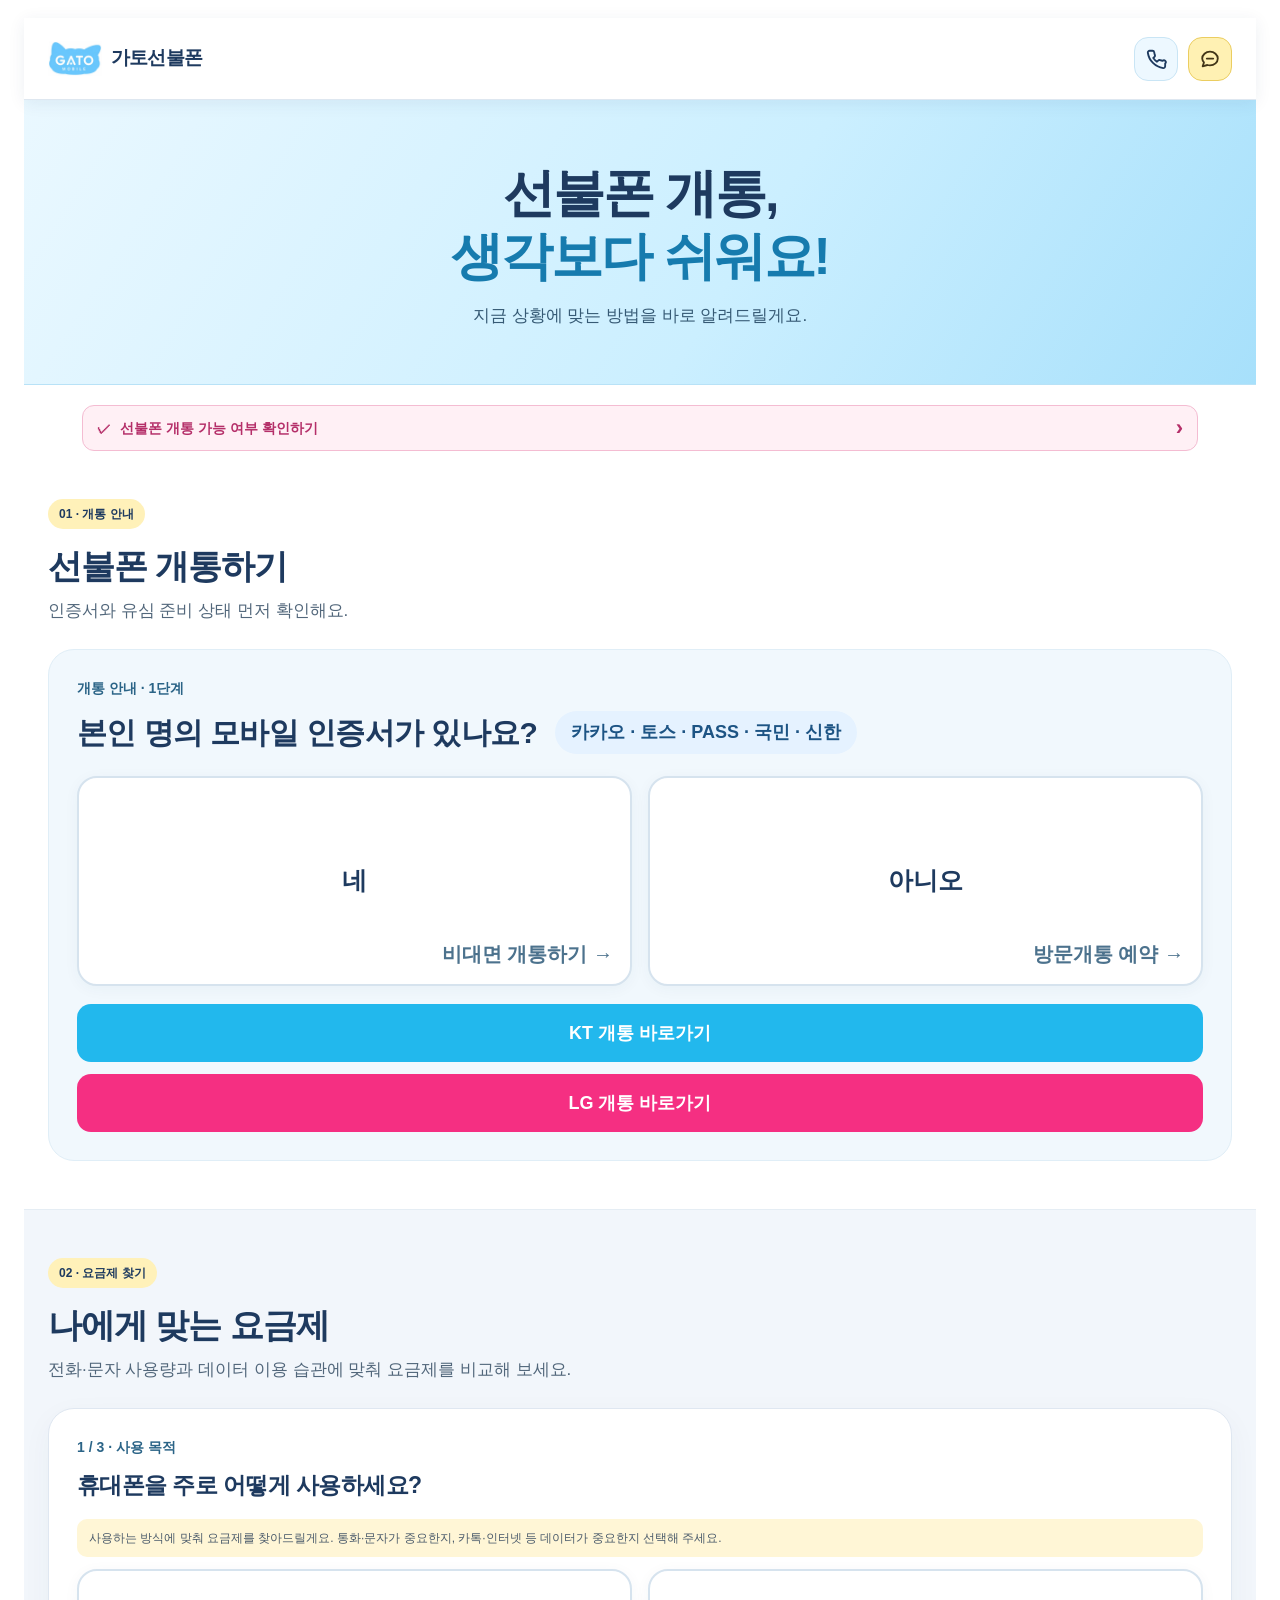
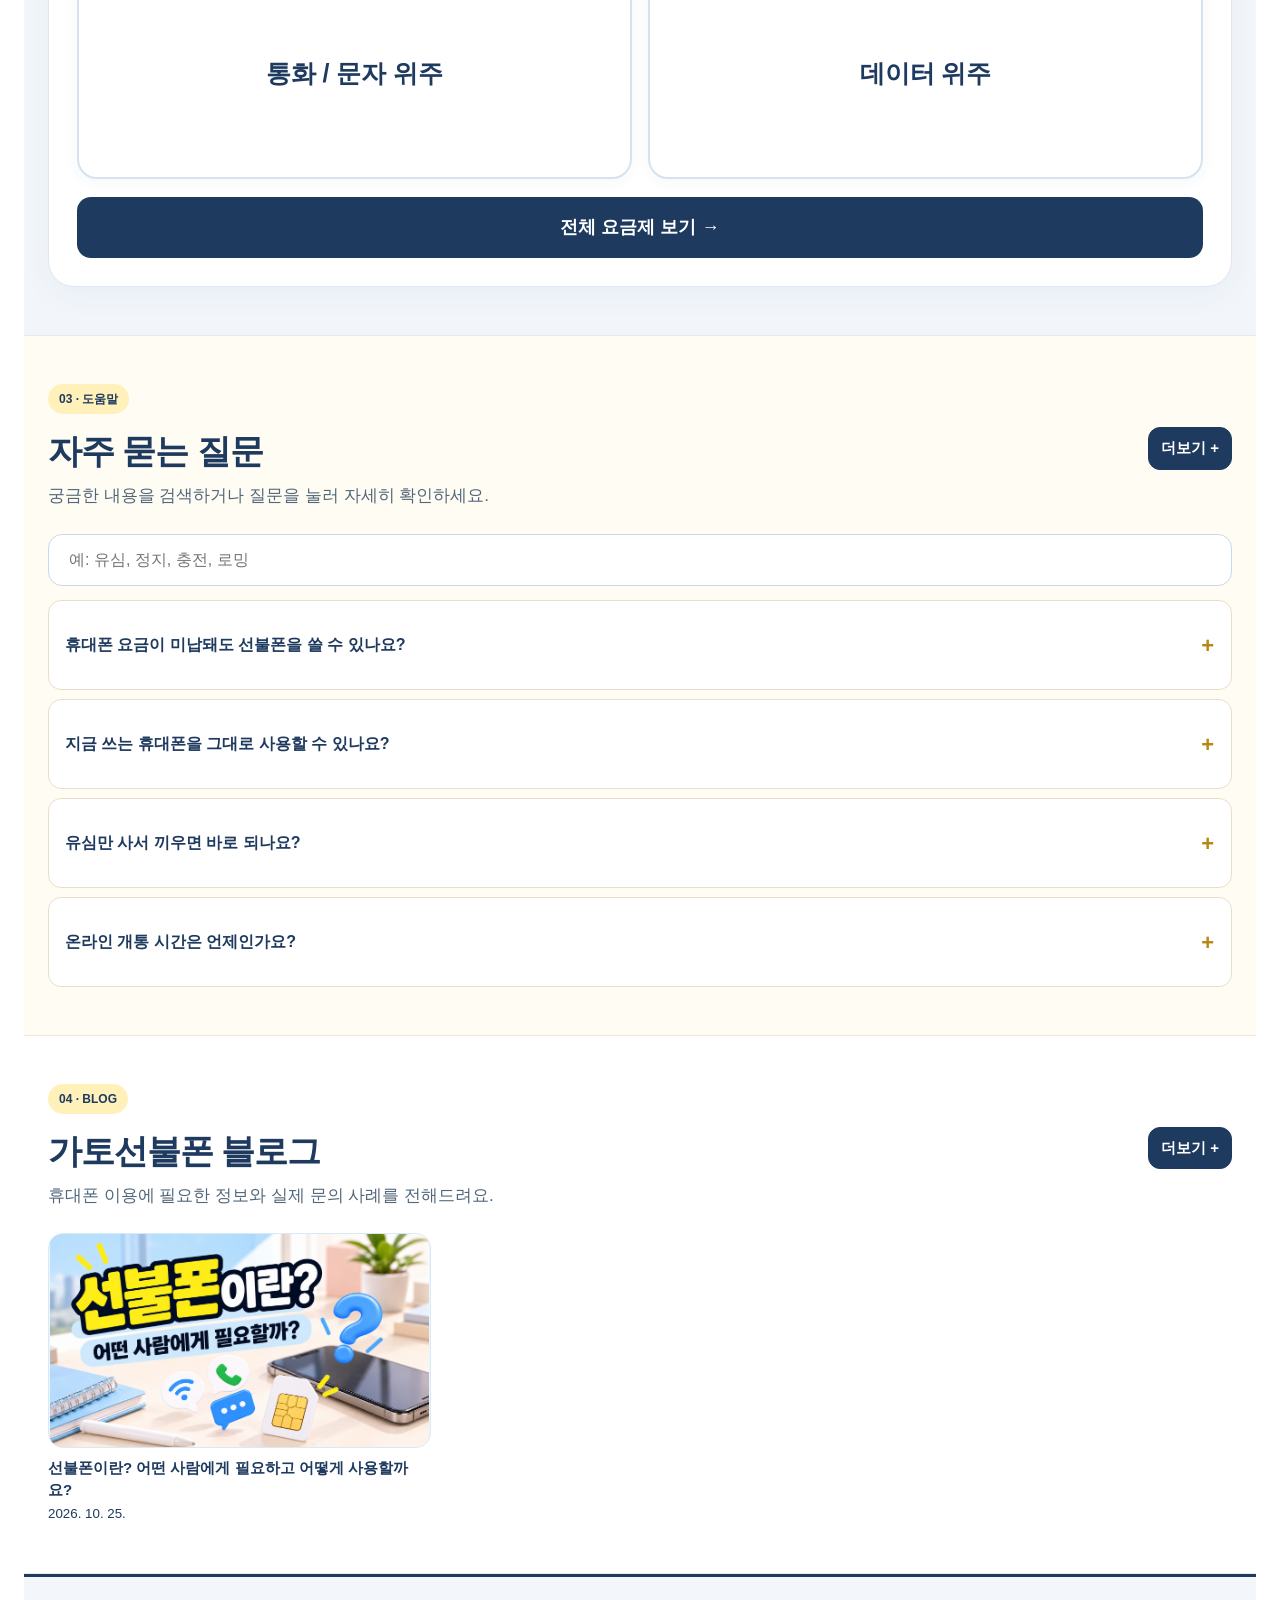
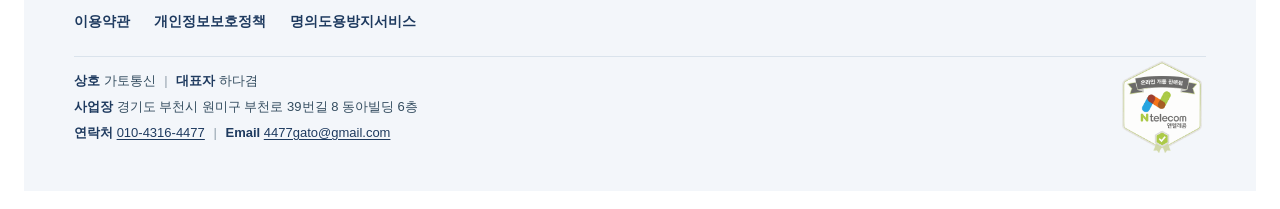
<file: index.html>
<!DOCTYPE html>


<html lang="ko">
<head>
<meta charset="utf-8"/>
<meta content="width=device-width,initial-scale=1" name="viewport"/>
<meta content="#1E3A5F" name="theme-color"/>
<meta name="google-site-verification" content="4t2Xuk7ojxVJRntTh5gImQboDLitbE9adNAHw6y7xKY" />
  <meta name="naver-site-verification" content="fc137dfd6568479de37072104043207974d2b7e3" />
<title>가토선불폰 | 쉽고 빠른 선불폰 개통진행하기</title>
  
<style>
:root{--yellow:#69C7FC;--ink:#20364A;--muted:#61768A;--line:#DBEAF5;--cream:#F2FAFF;--green:#20815b}*{box-sizing:border-box}body{margin:0;background:#F1F9FF;color:var(--ink);font-family:Arial,'Apple SD Gothic Neo','Malgun Gothic',sans-serif;line-height:1.5}button,a{font:inherit}button{cursor:pointer}a{color:inherit;text-decoration:none}.shell{max-width:520px;margin:auto;min-height:100vh;background:white;box-shadow:0 0 40px #00000008}.header{height:68px;display:flex;align-items:center;justify-content:space-between;padding:0 22px;border-bottom:1px solid #E5F2FA}.logo{font-size:23px;font-weight:900;letter-spacing:-1px}.logo span{color:#258DC7}.pill{background:#E6F6FF;padding:9px 13px;border-radius:40px;font-size:12px;font-weight:800}.hero{background:var(--yellow);padding:40px 24px 36px;text-align:center}.hero .eyebrow{font-size:13px;font-weight:800;opacity:.7}.hero h1{font-size:32px;line-height:1.25;letter-spacing:-1.5px;margin:12px 0}.hero p{font-size:15px;margin:0}.hero .face{font-size:52px;margin:12px 0 0}.section{padding:30px 22px 32px;border-bottom:9px solid #F1F9FF}.tag{display:inline-block;font-size:12px;background:#DFF3FF;padding:6px 11px;border-radius:30px;font-weight:800}.section h2{font-size:24px;letter-spacing:-1px;margin:12px 0 6px}.sub{font-size:14px;color:var(--muted);margin:0 0 22px}.panel{background:var(--cream);border:1px solid #DCEFFB;border-radius:22px;padding:19px}.question{font-size:20px;line-height:1.35;font-weight:900;margin:0 0 18px;letter-spacing:-.6px}.choices{display:grid;grid-template-columns:repeat(2,minmax(0,1fr));gap:12px}.choice{min-height:116px;background:white;border:2px solid #DCEBF5;border-radius:19px;display:flex;align-items:center;justify-content:center;flex-direction:column;gap:8px;font-size:18px;font-weight:900;padding:12px;text-align:center}.choice .emoji{font-size:31px}.choice:active,.choice:hover{border-color:#69C7FC;background:#EFFAFF}.wideChoices{display:grid;gap:10px}.wideChoices .choice{min-height:78px;flex-direction:row;justify-content:flex-start;padding:15px 18px;text-align:left;font-size:16px}.wideChoices .emoji{font-size:26px}.back{border:0;background:transparent;color:#746f63;font-size:14px;margin-top:17px;padding:6px 0}.result{background:white;border:2px solid var(--yellow);border-radius:18px;padding:18px;margin-top:12px}.result h3{font-size:20px;margin:0 0 8px}.result p{margin:5px 0 12px;font-size:14px;color:#615e56}.action{display:block;width:100%;background:#218CC7;color:white;text-align:center;border:0;border-radius:14px;padding:17px 12px;font-weight:900;font-size:16px;margin-top:12px}.action.secondary{background:var(--yellow);color:#163A55}.mini{font-size:13px;color:#68645c}.simitem{border:1px solid var(--line);border-radius:14px;padding:13px;margin:10px 0;background:#fff}.simitem strong{display:block;font-size:17px}.simitem small{color:#6b675f}.progress{font-size:12px;color:#888173;font-weight:800;margin-bottom:12px}.plans{display:grid;gap:12px}.plan{border:2px solid #DCEBF5;border-radius:17px;padding:17px;background:white}.plan:first-child{border-color:#69C7FC}.plan .flag{font-size:12px;font-weight:800;color:#1683BD}.plan h3{font-size:19px;margin:4px 0}.price{font-size:24px;font-weight:900;letter-spacing:-1px}.plan p{color:#625e57;font-size:13px;margin:7px 0 0}.faq details{border-bottom:1px solid var(--line);padding:15px 0}.faq summary{font-weight:800;cursor:pointer;font-size:15px}.faq p{color:#666157;font-size:14px;margin-bottom:0}.footer{text-align:center;background:#20364A;color:#fff;padding:27px 20px 95px}.footer p{font-size:12px;color:#c8c4b8}.sticky{position:sticky;bottom:0;background:#ffffffed;backdrop-filter:blur(8px);border-top:1px solid var(--line);padding:10px 16px;display:grid;grid-template-columns:1fr 1fr;gap:9px;z-index:5}.sticky a{display:block;text-align:center;border-radius:13px;padding:13px 7px;font-size:14px;font-weight:900;background:#69C7FC}.sticky a:last-child{background:#20364A;color:white}.note{padding:10px 12px;background:#EDF8FF;border-radius:10px;font-size:12px;color:#655f54;margin-top:12px} @media(min-width:560px){.shell{margin:30px auto;border-radius:24px;overflow:hidden}}
.brand{display:flex;align-items:center;gap:9px;font-size:19px;letter-spacing:-.8px}.brand img{width:54px;height:48px;object-fit:contain}.hero{background:linear-gradient(145deg,#BDEAFF,#69C7FC)}.hero h1{color:#173F59}.hero p,.hero .eyebrow{color:#245B7B}.choice:focus-visible,.action:focus-visible{outline:3px solid #1683BD;outline-offset:3px}.pill{color:#2377A6}.action.secondary{color:#163A55}.sticky a{color:#173F59}.sticky a:last-child{color:white}.choice{color:#193C55!important;font-size:20px;line-height:1.35;min-height:118px}.wideChoices .choice{font-size:19px;min-height:80px}.question{font-size:23px;color:#193C55}.result p,.result li{font-size:17px;line-height:1.7;color:#344F62}.result h3{font-size:21px;color:#193C55}.action{font-size:18px;min-height:58px;color:#fff!important}.action.secondary{background:#E3F5FF;color:#194966!important;border:2px solid #9EDAF7}.visit-list{padding-left:23px;margin:10px 0 16px}.mini,.sub{font-size:15px}.progress{font-size:14px;color:#47728C}.plan p,.faq p{font-size:15px}.plan h3{font-size:20px}.plan .price{font-size:26px}.back{color:#356681;font-size:16px}.hero h1{font-size:31px}.sticky a{color:#193C55!important}.sticky a:last-child{color:#193C55!important}.simproducts{display:grid;gap:13px;margin:18px 0}.simitem{display:grid;grid-template-columns:115px minmax(0,1fr);gap:15px;align-items:center;padding:14px;margin:0;background:#fff;border:1px solid #D5E9F6;border-radius:17px}.simphoto{height:138px;display:flex;align-items:center;justify-content:center;background:#F7FBFE;border-radius:12px;overflow:hidden}.simphoto img{width:100%;height:100%;object-fit:contain}.simdesc{min-width:0}.simdesc strong{font-size:18px;line-height:1.4;color:#193C55}.simdesc b{display:block;font-size:21px;color:#187FB7;margin:5px 0}.simdesc small{display:block;font-size:14px;line-height:1.6;color:#476578}.action.secondary{color:#193C55!important}@media(max-width:380px){.simitem{grid-template-columns:95px minmax(0,1fr);gap:11px;padding:10px}.simphoto{height:120px}.simdesc strong{font-size:16px}}.network-caption{font-size:12px;font-weight:700;color:#34495e;margin-right:3px}.plan-order{font-size:13px;font-weight:800;color:#1878b5;margin-bottom:10px}.plan-networks{display:flex;align-items:center;gap:4px;justify-content:flex-end}
.plan-5g{border:2px solid #289edb!important;background:linear-gradient(160deg,#f0faff,#fff 62%);box-shadow:0 4px 18px rgba(42,151,211,.13)}.plan-5g h3:before{content:"5G";display:inline-block;font-size:12px;font-weight:800;letter-spacing:.4px;background:#147eae;color:white;border-radius:5px;padding:4px 7px;margin-right:8px;vertical-align:middle}.fiveg-note{font-size:13px;color:#176c92;font-weight:700;line-height:1.5;margin:7px 0 10px}.callback-box{margin-top:22px;padding:18px;border:1px solid #b9dff2;border-radius:16px;background:#f3fbff}.callback-box h3{margin:0 0 8px}.callback-box form{display:grid;gap:12px;margin-top:14px}.callback-box label{display:grid;gap:6px;font-weight:700}.callback-box input[type=tel],.callback-box input[type=text],.callback-box textarea{width:100%;box-sizing:border-box;padding:12px;border:1px solid #a9c9da;border-radius:9px;font:inherit}.callback-box .consent{display:flex;align-items:flex-start;font-size:13px;font-weight:500}.callback-box .privacy-info{font-size:12px;color:#536879;margin:0}#planApp{scroll-margin-top:76px}

/* Header contact icons */
.header-contact{display:flex;align-items:center;gap:10px;flex-shrink:0}
.contact-icon{position:relative;display:inline-flex;align-items:center;justify-content:center;width:44px;height:44px;border:1px solid #d2e6f3;border-radius:14px;background:#f2faff;color:#164c69;text-decoration:none;transition:background .15s,transform .15s}
.contact-icon:hover,.contact-icon:focus-visible{background:#dff3ff;transform:translateY(-1px);outline-offset:3px}
.contact-icon svg{width:22px;height:22px}
.contact-chat{background:#fff6cc;border-color:#f0e1a5;color:#463b1b}
.contact-chat:hover,.contact-chat:focus-visible{background:#ffefaa}
.contact-icon::after{content:attr(data-tip);position:absolute;top:calc(100% + 9px);right:0;white-space:nowrap;background:#18394d;color:white;font-size:12px;font-weight:600;padding:7px 10px;border-radius:7px;opacity:0;pointer-events:none;transform:translateY(-4px);transition:opacity .15s,transform .15s;z-index:30}
.contact-icon:hover::after,.contact-icon:focus-visible::after{opacity:1;transform:translateY(0)}
@media(max-width:420px){.header-contact{gap:7px}.contact-icon{width:40px;height:40px;border-radius:12px}.contact-icon svg{width:20px;height:20px}}
.footer-ntelecom{display:inline-flex;align-items:center;justify-content:center;background:#fff;border-radius:10px;padding:5px 9px;min-height:64px;border:1px solid #7792a6}.footer-ntelecom img{display:block;width:76px;height:76px;object-fit:contain}.footer-ntelecom:hover,.footer-isms:hover{outline:2px solid #69C7FC;outline-offset:2px}@media(max-width:420px){.footer-ntelecom img{width:65px;height:65px}}</style>
<style>
.plan-results{display:grid;grid-template-columns:repeat(3,minmax(0,1fr));gap:12px;margin:16px 0}
.plan-item{position:relative;min-width:0;padding-top:48px!important}
.plan-networks{position:absolute;right:12px;top:12px;display:flex;gap:5px;align-items:center}
.network-logo{display:inline-flex;align-items:center;justify-content:center;min-width:31px;height:25px;padding:0 6px;border-radius:7px;font-size:12px;font-weight:900;letter-spacing:-.5px;white-space:nowrap}
.network-kt{color:#fff;background:#242424;font-style:italic}
.network-lg{color:#fff;background:#bf2265}
.all-plans-link{display:flex;align-items:center;justify-content:center;margin-top:18px;text-align:center}
@media(max-width:720px){.plan-results{grid-template-columns:1fr}.plan-item{padding-top:48px!important}}
.network-caption{font-size:12px;font-weight:700;color:#34495e;margin-right:3px}.plan-order{font-size:13px;font-weight:800;color:#1878b5;margin-bottom:10px}.plan-networks{display:flex;align-items:center;gap:4px;justify-content:flex-end}
.plan-5g{border:2px solid #289edb!important;background:linear-gradient(160deg,#f0faff,#fff 62%);box-shadow:0 4px 18px rgba(42,151,211,.13)}.plan-5g h3:before{content:"5G";display:inline-block;font-size:12px;font-weight:800;letter-spacing:.4px;background:#147eae;color:white;border-radius:5px;padding:4px 7px;margin-right:8px;vertical-align:middle}.fiveg-note{font-size:13px;color:#176c92;font-weight:700;line-height:1.5;margin:7px 0 10px}</style><style>.plan-specs{margin-top:12px;display:grid;gap:6px}.spec-line{font-size:14px;line-height:1.5;color:#3d5365;padding:5px 0;border-bottom:1px solid #e8eff5}.spec-line:last-child{border:0}.plan-item .price{font-weight:800}.plan-results .plan-item:first-child{border:2px solid #69C7FC}.network-caption{font-size:12px;font-weight:700;color:#34495e;margin-right:3px}.plan-order{font-size:13px;font-weight:800;color:#1878b5;margin-bottom:10px}.plan-networks{display:flex;align-items:center;gap:4px;justify-content:flex-end}
.plan-5g{border:2px solid #289edb!important;background:linear-gradient(160deg,#f0faff,#fff 62%);box-shadow:0 4px 18px rgba(42,151,211,.13)}.plan-5g h3:before{content:"5G";display:inline-block;font-size:12px;font-weight:800;letter-spacing:.4px;background:#147eae;color:white;border-radius:5px;padding:4px 7px;margin-right:8px;vertical-align:middle}.fiveg-note{font-size:13px;color:#176c92;font-weight:700;line-height:1.5;margin:7px 0 10px}</style><style>.faq-heading{display:flex;align-items:center;justify-content:space-between;gap:12px}.faq-heading h2{margin:12px 0 6px}.faq-more{color:#137eb7;font-size:15px;font-weight:800;white-space:nowrap;border:1px solid #b4e0f8;padding:9px 12px;border-radius:12px}.faq-search{width:100%;border:2px solid #cbe7f6;border-radius:13px;padding:15px;font-size:16px;outline:none;margin:0 0 14px;background:white;color:#20364a}.faq-search:focus{border-color:#269bd9}.faq-list{display:grid;gap:8px}.faq-link{display:flex;align-items:center;justify-content:space-between;gap:12px;padding:16px 14px;border:1px solid #dbeaf5;border-radius:13px;background:#fff;font-size:15px;font-weight:750;line-height:1.5}.faq-link:hover{background:#f0f9ff}.faq-arrow{color:#1683bd;font-size:19px}.faq-empty{font-size:14px;color:#61768a}.sr-only{position:absolute;width:1px;height:1px;padding:0;margin:-1px;overflow:hidden;clip:rect(0,0,0,0);white-space:nowrap;border:0}</style><style>.blog-grid{display:grid;grid-template-columns:repeat(2,minmax(0,1fr));gap:15px}.blog-card{display:block;min-width:0}.blog-cover{aspect-ratio:4/3;background:#eaf6fd;border:1px solid #d8eaf5;border-radius:15px;overflow:hidden;display:flex;align-items:center;justify-content:center}.blog-cover img{width:100%;height:100%;object-fit:cover}.blog-card-title{font-weight:800;font-size:15px;line-height:1.45;margin-top:9px;display:-webkit-box;-webkit-line-clamp:2;-webkit-box-orient:vertical;overflow:hidden}.blog-empty{grid-column:1/-1;background:#f3faff;border:1px dashed #b8dcf0;border-radius:14px;padding:25px 15px;color:#547389;text-align:center;font-size:14px}@media(min-width:480px){.blog-grid{grid-template-columns:repeat(2,minmax(0,1fr))}}</style><style>
.site-footer{padding:26px 22px 96px;text-align:left}.footer-links{display:flex;flex-wrap:wrap;gap:13px 16px;align-items:center;padding-bottom:19px;border-bottom:1px solid #4b6071}.footer-links>a{font-size:12px;font-weight:700;color:#f3f8fc;text-decoration:none}.footer-links>a:hover{text-decoration:underline}.footer-isms{border:1px solid #7792a6;border-radius:9px;background:#fff;display:inline-flex;align-items:center;gap:8px;padding:6px 10px;color:#20364a;font-size:11px;font-weight:800;cursor:pointer}.footer-isms img{width:49px;height:42px;object-fit:contain}.footer-business{font-size:12px;line-height:1.95;color:#dbe7ef;padding-top:17px;overflow-wrap:anywhere}.footer-business strong{color:white}.footer-business a{text-decoration:underline;text-underline-offset:2px}.footer-sep{opacity:.5;margin:0 5px}.isms-modal[hidden]{display:none!important}.isms-modal{position:fixed;inset:0;z-index:1000;display:flex;align-items:center;justify-content:center;padding:16px}.isms-backdrop{position:absolute;inset:0;background:rgba(10,25,40,.76)}.isms-dialog{position:relative;background:white;border-radius:16px;width:min(100%,1100px);max-height:92vh;display:flex;flex-direction:column;box-shadow:0 20px 80px #0005;overflow:hidden}.isms-dialog-head{padding:12px 17px;display:flex;justify-content:space-between;align-items:center;gap:10px;color:#20364a;font-size:15px;border-bottom:1px solid #e2e8ee}.isms-dialog-head button{border:0;background:#eaf3fa;color:#20364a;border-radius:50%;font-size:28px;width:38px;height:38px;cursor:pointer}.isms-scroll{overflow:auto;min-height:0;padding:8px}.isms-scroll img{width:100%;height:auto;display:block}.isms-disclaimer{margin:0;padding:9px 15px 13px;color:#526577;font-size:11px;line-height:1.45}
</style><style>
/* v24: true responsive desktop / mobile layout */
.sticky a:last-child{color:#fff!important;background:#20364A!important}
.sticky a:first-child{color:#173F59!important;background:#69C7FC!important}
@media (min-width: 900px){
  .shell{max-width:1200px;width:calc(100% - 48px);margin:24px auto;border-radius:24px;overflow:visible}
  .header{height:82px;padding:0 48px;border-radius:24px 24px 0 0}
  .hero{padding:66px 40px 64px}
  .hero h1{font-size:46px;line-height:1.25}
  .hero p{font-size:18px}
  .section{padding:52px 58px 58px}
  .section h2{font-size:30px}
  .section .sub{font-size:17px}
  .panel{padding:30px;border-radius:22px}
  #activationApp{max-width:900px;margin:0 auto}
  #planApp{width:100%}
  .simproducts{grid-template-columns:repeat(2,minmax(0,1fr))}
  .simitem{grid-template-columns:125px minmax(0,1fr)}
  .simphoto{height:150px}
  .plan-results{grid-template-columns:repeat(3,minmax(0,1fr))}
  .sticky{max-width:1200px;margin:0 auto;position:sticky;bottom:0;padding:12px 58px;gap:16px;border-radius:0 0 24px 24px}
  .sticky a{padding:16px 10px;font-size:17px}
}
@media (min-width:721px) and (max-width:899px){
  .shell{max-width:100%;width:calc(100% - 36px);margin:18px auto;border-radius:22px}
  .section{padding:35px 32px}
  .plan-results{grid-template-columns:repeat(2,minmax(0,1fr))}
}
@media (max-width:559px){
  .shell{width:100%;max-width:none;margin:0;border-radius:0}
  .header{padding:0 18px}
  .section{padding:30px 18px 32px}
  .sticky a:last-child{color:#fff!important}
}
</style>
<style>
/* Footer refresh: quiet ivory surface and equal-height unboxed certification marks */
.footer.site-footer{background:#FAF9F6!important;color:#25394a!important;padding:34px clamp(20px,4vw,50px) 104px!important}
.site-footer .footer-links{display:flex;flex-wrap:wrap;gap:12px 24px;border:0;padding:0 0 24px;align-items:center}
.site-footer .footer-links>a{color:#34495b!important;font-size:14px;font-weight:700}
.site-footer .footer-badges{display:flex;align-items:center;gap:28px;flex-wrap:wrap;padding:0 0 25px;border-bottom:1px solid #e4e2dc}
.site-footer .footer-badges>a,.site-footer .footer-badges>button{border:0!important;background:transparent!important;box-shadow:none!important;border-radius:8px!important;padding:4px!important;margin:0!important;min-height:0!important;display:inline-flex;align-items:center;justify-content:center;cursor:pointer}
.site-footer .footer-badges img{display:block!important;width:auto!important;height:92px!important;max-width:160px!important;object-fit:contain!important}
.site-footer .footer-badges>a:hover,.site-footer .footer-badges>button:hover{outline:2px solid #69C7FC;outline-offset:3px}
.site-footer .footer-business{color:#526170!important;font-size:13px;line-height:2;padding-top:21px}
.site-footer .footer-business strong{color:#25394a!important}
.site-footer .footer-business a{color:#25394a!important}
@media(max-width:560px){.site-footer .footer-badges{gap:18px}.site-footer .footer-badges img{height:72px!important;max-width:130px!important}.site-footer .footer-links>a{font-size:12px}}
</style>
<style>
/* v26: Footer information and trust marks in one row; no bottom sticky navigation */
.site-footer .footer-details-row{display:flex;align-items:center;justify-content:space-between;gap:28px;flex-direction:row-reverse}
.site-footer .footer-details-row .footer-business{flex:1;min-width:0;padding-top:0}
.site-footer .footer-details-row .footer-badges{flex:0 0 auto;border-bottom:0;padding:0;gap:20px}
.site-footer.footer{padding-bottom:34px!important}
@media(max-width:720px){.site-footer .footer-details-row{flex-direction:column-reverse;align-items:flex-start;gap:20px}.site-footer .footer-details-row .footer-badges{gap:16px}.site-footer .footer-details-row .footer-badges img{height:66px!important;max-width:120px!important}}
</style>
<style>
/* v27: balanced desktop and tablet layout */
@media (min-width:900px){
  .shell{width:min(100% - 48px,1200px);margin:20px auto}
  .hero{padding:42px 32px 44px!important}
  .hero h1{font-size:40px!important;line-height:1.23!important;margin:4px 0 14px!important}
  .hero p{font-size:17px!important}
  .section{padding:36px clamp(30px,4vw,52px) 42px!important}
  #activationApp{max-width:1000px!important;width:100%}
  .panel{padding:26px!important}
  .site-footer .footer-details-row{flex-direction:row!important;align-items:center!important}
  .site-footer .footer-business{flex:1}
  .site-footer .footer-badges{flex:0 0 auto}
}
@media (min-width:560px) and (max-width:899px){
  .hero{padding:40px 24px!important}
  .hero h1{font-size:34px!important}
  .site-footer .footer-details-row{flex-direction:row!important;align-items:center!important;gap:15px!important}
  .site-footer .footer-badges img{height:58px!important}
}
@media (max-width:559px){
  .hero{padding:38px 20px 40px!important}
  .hero h1{font-size:30px!important}
  .site-footer .footer-details-row{flex-direction:column!important;align-items:flex-start!important}
}
/* Ensure no fixed bottom navigation remains in any viewport */
.sticky{display:none!important}
</style>
<style>
/* v28: business details left, certification badges right */
@media (min-width:720px){
.site-footer .footer-details-row{display:flex!important;flex-direction:row-reverse!important;align-items:center!important;justify-content:space-between!important;gap:36px!important}
.site-footer .footer-details-row .footer-business{flex:1 1 auto!important;min-width:0!important}
.site-footer .footer-details-row .footer-badges{flex:0 0 auto!important;margin-left:auto!important;justify-content:flex-end!important}
}
@media (max-width:719px){
.site-footer .footer-details-row{display:flex!important;flex-direction:column-reverse!important;align-items:flex-start!important;gap:18px!important}
.site-footer .footer-details-row .footer-badges{justify-content:flex-start!important}
}
</style>
<style id="gato-v30">
:root{--ink:#142d43;--muted:#62788d;--line:#e6eef4;--cream:#f6fbff}
html{scroll-behavior:smooth}body{background:#fff!important;color:var(--ink)}
.shell{width:min(1200px,calc(100% - 40px))!important;max-width:1200px!important;margin:18px auto!important;box-shadow:none!important;overflow:visible!important;background:#fff!important}
.header{border-bottom:1px solid #eef3f7!important;background:white;border-radius:0!important;padding:0 24px!important}
.hero{background:white!important;padding:58px 24px 56px!important;text-align:center!important;border-bottom:1px solid #e8eff5}
.hero h1{color:#17354c!important;font-size:clamp(32px,4.3vw,52px)!important;line-height:1.22!important;letter-spacing:-2px!important}
.hero h1 .hero-accent{color:#118de6!important}.hero p{color:#61788d!important}
.section{padding:48px 24px!important;border-bottom:1px solid #e8eff5!important;background:white!important}
.section h2{font-size:clamp(26px,3vw,34px)!important}.section .sub{margin-bottom:25px!important}
#activationApp,#planApp{max-width:100%!important;width:100%!important;margin:0!important}
.panel{background:#f6faff!important;border:0!important;border-radius:26px!important;padding:28px!important}
.choices{grid-template-columns:repeat(2,minmax(0,1fr))!important;gap:16px!important}
.choice{border:0!important;background:#fff!important;border-radius:20px!important;box-shadow:0 3px 18px rgba(30,95,135,.07)!important;min-height:175px!important;padding:26px!important;font-size:21px!important;transition:background .2s,box-shadow .2s,transform .2s!important}
.choice:hover,.choice:focus-visible{background:#e7f6ff!important;box-shadow:0 7px 24px rgba(30,125,205,.12)!important;transform:translateY(-2px)}
.wideChoices{display:grid!important;grid-template-columns:repeat(2,minmax(0,1fr))!important;gap:16px!important}
.wideChoices .choice{min-height:140px!important;justify-content:center!important;text-align:center!important;padding:22px!important}
.result{border:1px solid #dcebf4!important}.sticky{display:none!important}
.footer,.site-footer{background:#fff!important;color:#20364a!important;padding:34px 24px!important;border-top:1px solid #e8eff5!important}
.footer p,.footer-business,.footer-business *{color:#334c5f!important}.footer-details-row{display:flex!important;flex-direction:row-reverse!important;justify-content:space-between!important;align-items:center!important;gap:32px!important}
.footer-badges{flex-shrink:0!important}.footer-links{border-bottom:1px solid #e8eff5!important}
.faq-more{color:#118de6!important}.faq-search{width:100%;padding:16px 20px;border:1px solid #d9e8f4;border-radius:14px;background:#fff;font-size:16px}
@media(max-width:700px){.shell{width:100%!important;margin:0!important}.header{padding:0 16px!important}.hero{padding:42px 18px!important}.section{padding:34px 18px!important}.panel{padding:18px!important;border-radius:20px!important}.choices,.wideChoices{gap:10px!important}.choice,.wideChoices .choice{min-height:130px!important;padding:14px!important;font-size:17px!important;border-radius:16px!important}.footer-details-row{flex-direction:column!important;align-items:flex-start!important}.footer-badges{align-self:flex-end}}
@media(max-width:380px){.choices,.wideChoices{grid-template-columns:1fr!important}.choice,.wideChoices .choice{min-height:105px!important}}
</style><style id="gato-v31-targeted">
/* Only the requested selection-card changes; all existing logic stays intact. */
#activationApp .choices{max-width:820px;margin:0 auto;grid-template-columns:repeat(2,minmax(0,1fr))!important}
#activationApp .choices .choice{width:100%;height:auto!important;min-height:0!important;aspect-ratio:1 / 1!important;display:flex!important;flex-direction:column!important;justify-content:center!important;gap:16px!important;background:#fff!important;border:3px solid transparent!important;border-radius:24px!important;box-shadow:0 3px 18px rgba(30,95,135,.07)!important;transform:none!important;transition:border-color .18s ease!important}
#activationApp .choices .choice:hover,#activationApp .choices .choice:focus-visible,#activationApp .choices .choice:active{background:#fff!important;border-color:#69C7FC!important;transform:none!important;box-shadow:0 3px 18px rgba(30,95,135,.07)!important}
#activationApp .choice .choice-title{font-size:clamp(20px,2.4vw,30px);font-weight:900}
#activationApp .choice .choice-caption{font-size:clamp(13px,1.5vw,18px);font-weight:700;color:#347b9f}
/* Restore generous plan-choice cards, not flattened horizontal strips. */
#planApp .wideChoices .choice{min-height:210px!important;padding:30px 24px!important;font-size:clamp(19px,2vw,25px)!important;line-height:1.5!important;border:3px solid transparent!important;background:#fff!important;box-shadow:0 3px 18px rgba(30,95,135,.07)!important;transform:none!important}
#planApp .wideChoices .choice:hover,#planApp .wideChoices .choice:focus-visible,#planApp .wideChoices .choice:active{background:#fff!important;border-color:#69C7FC!important;transform:none!important}
@media(max-width:700px){#activationApp .choices{gap:10px!important}#activationApp .choices .choice{padding:12px!important;border-radius:18px!important;gap:10px!important}#planApp .wideChoices .choice{min-height:160px!important;padding:18px 12px!important;font-size:17px!important}}
@media(max-width:380px){#activationApp .choices{grid-template-columns:repeat(2,minmax(0,1fr))!important}}
</style><style id="gato-v32-plan-three-columns">
/* 요금제 선택지 3개: 데스크톱 3열, 좁은 화면 1열. 다른 기능과 카드 디자인은 유지. */
#planApp .wideChoices{grid-template-columns:repeat(3,minmax(0,1fr))!important;align-items:stretch!important}
#planApp .wideChoices .choice{width:100%!important;min-width:0!important;min-height:210px!important}
@media(max-width:760px){#planApp .wideChoices{grid-template-columns:1fr!important}#planApp .wideChoices .choice{min-height:125px!important}}
</style><style id="gato-v33-dynamic-plan-columns">
/* Two options occupy both columns; three options occupy all three columns. */
#planApp .wideChoices:has(> .choice:nth-child(2):last-child){grid-template-columns:repeat(2,minmax(0,1fr))!important}
#planApp .wideChoices:has(> .choice:nth-child(3):last-child){grid-template-columns:repeat(3,minmax(0,1fr))!important}
@media(max-width:760px){#planApp .wideChoices:has(> .choice:nth-child(2):last-child),#planApp .wideChoices:has(> .choice:nth-child(3):last-child){grid-template-columns:1fr!important}}
</style><style id="gato-v36-faq-sim-fix">
/* Main-page FAQ answers open inline; no navigation to missing individual pages. */
#faq .faq-list{display:grid;gap:9px}
#faq .faq-inline-item{border:1px solid #dbeaf5;border-radius:13px;background:#fff;overflow:hidden}
#faq .faq-inline-item summary{list-style:none;cursor:pointer;padding:17px 42px 17px 16px;font-size:16px;font-weight:750;position:relative;color:#20364a}
#faq .faq-inline-item summary::-webkit-details-marker{display:none}
#faq .faq-inline-item summary::after{content:'+';position:absolute;right:17px;top:50%;transform:translateY(-50%);font-size:22px;color:#1683bd}
#faq .faq-inline-item[open] summary::after{content:'−'}
#faq .faq-inline-item[open] summary{border-bottom:1px solid #e8eff5}
#faq .faq-inline-answer{padding:16px;white-space:pre-line;line-height:1.8;font-size:15px;color:#3d5365}
/* Main activation SIM products: one product per row at every viewport width. */
#activationApp .simproducts{grid-template-columns:minmax(0,1fr)!important;gap:13px!important}
#activationApp .simitem{width:100%;min-width:0}
</style><style id="gato-v36-activation-cards">
/* Keep first-step labels centered while placing their captions at the lower-right. */
#activationApp .choices{max-width:660px!important;margin-left:auto!important;margin-right:auto!important}
#activationApp .choices .choice{position:relative!important;min-width:0!important}
#activationApp .choices .choice-caption{position:absolute!important;right:17px!important;bottom:16px!important;text-align:right!important;font-size:clamp(11px,1.2vw,15px)!important;line-height:1.4!important}
@media(max-width:420px){#activationApp .choices .choice-caption{right:10px!important;bottom:11px!important;font-size:11px!important}}
</style><style id="gato-v37-card-scroll-fix">
/* 01 and 02 use the same rectangular two-column card dimensions. */
#activationApp .choices{max-width:none!important;width:100%!important;grid-template-columns:repeat(2,minmax(0,1fr))!important;gap:16px!important}
#activationApp .choices .choice{aspect-ratio:auto!important;height:210px!important;min-height:210px!important;max-height:210px!important;width:100%!important;border-radius:20px!important}
#activation{scroll-margin-top:16px}
@media(max-width:760px){#activationApp .choices{grid-template-columns:repeat(2,minmax(0,1fr))!important;gap:10px!important}#activationApp .choices .choice{height:160px!important;min-height:160px!important;max-height:160px!important}}
@media(max-width:380px){#activationApp .choices .choice{height:145px!important;min-height:145px!important;max-height:145px!important}}
</style><style id="gato-v42-header-layout-fix">
/* Keep the site header visible during scrolling and reduce excessive desktop side gutters. */
@media (min-width: 900px) {
  .shell { width: calc(100% - 48px)!important; max-width: 1600px!important; }
}
.header {
  position: sticky!important;
  top: 0!important;
  z-index: 100!important;
  background: #fff!important;
  box-shadow: 0 1px 0 #eef3f7!important;
}
@media (max-width: 559px) {
  .shell { width: 100%!important; }
}
</style><style id="gato-blog-card-compact">
/* 메인 블로그 카드 크기만 조절: 기존 스타일 맨 끝에 추가 */
#blog-preview.blog-grid{display:grid!important;grid-template-columns:repeat(3,minmax(0,1fr))!important;gap:18px!important;align-items:start!important}
#blog-preview .blog-card{display:block!important;width:100%!important;min-width:0!important;max-width:none!important}
#blog-preview .blog-cover{width:100%!important;aspect-ratio:16/9!important;overflow:hidden!important}
#blog-preview .blog-cover img{width:100%!important;height:100%!important;object-fit:contain!important;display:block!important}
@media(max-width:720px){#blog-preview.blog-grid{grid-template-columns:repeat(2,minmax(0,1fr))!important;gap:12px!important}}

</style>

<style id="gato-sky-navy-yellow-refresh">
/* GATO 2026 palette refresh — presentation only; existing behavior is preserved. */
:root{--yellow:#FFD54A;--ink:#1E3A5F;--muted:#586B7E;--line:#DCE6F0;--cream:#F5F8FC}
html{scroll-behavior:smooth}
body{color:#1E3A5F!important;background:#FFFFFF!important}
/* Keep the logo and navigation clean, but give the header more definition. */
.header{background:#FFFFFF!important;border-bottom:1px solid #DEE7F0!important;box-shadow:0 3px 16px rgba(30,58,95,.075)!important}
.brand,.logo{color:#1E3A5F!important}
.logo span{color:#218DBF!important}
.contact-icon{background:#EDF8FF!important;border-color:#C9E5F5!important;color:#1E3A5F!important}
.contact-icon:hover,.contact-icon:focus-visible{background:#DDF1FD!important}
.contact-chat{background:#FFF1B3!important;border-color:#EBCD60!important;color:#423618!important}
.contact-chat:hover,.contact-chat:focus-visible{background:#FFE27A!important}
/* The opening finally reads as a distinct brand section, not another white block. */
#top.hero{background:linear-gradient(122deg,#EAF8FF 0%,#CBEFFF 58%,#A7E0FB 100%)!important;border-bottom:1px solid #B8E2F7!important}
#top.hero h1{color:#1E3A5F!important}
#top.hero .hero-accent{color:#167BAE!important}
#top.hero p,#top.hero .eyebrow{color:#365A75!important}
/* Distinct, restrained backgrounds create rhythm while scrolling. */
#activation.section{background:#FFFFFF!important;border-bottom-color:#E5EDF4!important}
#finder.section{background:#F2F6FB!important;border-bottom-color:#E1EAF3!important}
#faq.section{background:#FFFCF3!important;border-bottom-color:#F0E9D5!important}
#blog.section{background:#FFFFFF!important;border-bottom-color:#E6EDF3!important}
.section h2{color:#1E3A5F!important}
.section .sub{color:#52677B!important}
.tag,.pill{background:#FFF1B9!important;color:#1E3A5F!important}
#activation .panel{background:#F1F8FD!important;border:1px solid #E0EEF7!important}
#finder .panel{background:#FFFFFF!important;border:1px solid #DFE7F1!important;box-shadow:0 9px 30px rgba(30,58,95,.045)!important}
.question,.result h3{color:#1E3A5F!important}
.progress,.plan-order{color:#2B6487!important}
/* Selection cards: calm surfaces, strong navy focus, small warm accents. */
#activationApp .choices .choice,#planApp .wideChoices .choice{background:#FFFFFF!important;border:2px solid #D6E3EE!important;color:#1E3A5F!important;box-shadow:0 3px 15px rgba(30,58,95,.045)!important}
#activationApp .choices .choice:hover,#activationApp .choices .choice:focus-visible,
#planApp .wideChoices .choice:hover,#planApp .wideChoices .choice:focus-visible{border-color:#E7B839!important;background:#FFFCF2!important;box-shadow:0 7px 21px rgba(30,58,95,.10)!important}
#activationApp .choice .choice-title,#planApp .choice{color:#1E3A5F!important}
#activationApp .choice .choice-caption{color:#4C728D!important}
.choice:focus-visible,.action:focus-visible,.faq-search:focus-visible{outline:3px solid #1E3A5F!important;outline-offset:3px}
.result{background:#FFFFFF!important;border:2px solid #EBC251!important}
/* Primary conversion action = navy; secondary action = warm yellow. */
.action{background:#1E3A5F!important;color:#FFFFFF!important;border-color:#1E3A5F!important}
.action:hover{background:#2A527D!important}
.action.secondary{background:#FFD54A!important;border:2px solid #E8BD36!important;color:#1E3A5F!important}
.action.secondary:hover{background:#FFE27D!important}
.back{color:#315C7F!important}
/* Pricing cards and SIM help remain legible. */
.plan,.plan-item,.simitem{background:#FFFFFF!important;border-color:#D8E4EF!important}
.plan:first-child,.plan-results .plan-item:first-child{border-color:#E8BC46!important}
.plan-5g{border-color:#3C91C0!important;background:linear-gradient(155deg,#EBF8FF,#FFFFFF 65%)!important}
.plan-5g h3:before{background:#1E3A5F!important;color:#FFFFFF!important}
.price,.plan h3,.simdesc strong{color:#1E3A5F!important}
.plan .flag,.simdesc b{color:#257AA7!important}
.simphoto{background:#F3F8FC!important}
.fiveg-note{color:#246F93!important}
.note{background:#FFF6D6!important;color:#4B5B6B!important}
.callback-box{background:#F5F9FD!important;border-color:#D3E4F0!important}
/* Warm FAQ creates a small visual break without overwhelming the questions. */
.faq-more{background:#1E3A5F!important;border-color:#1E3A5F!important;color:#FFFFFF!important}
.faq-more:hover{background:#2A527D!important}
.faq-search{background:#FFFFFF!important;border-color:#C8D9E7!important;color:#1E3A5F!important}
.faq-search:focus{border-color:#1E3A5F!important}
#faq .faq-inline-item{background:#FFFFFF!important;border-color:#E8DFCA!important}
#faq .faq-inline-item summary{color:#1E3A5F!important}
#faq .faq-inline-item summary::after{color:#B98814!important}
#faq .faq-inline-item[open] summary{background:#FFF7DF!important}
.faq-link:hover{background:#FFF7DF!important}
/* Preserve the existing intentionally light footer, with navy text and warm separator. */
.site-footer.footer{background:#F3F6FA!important;border-top:3px solid #1E3A5F!important;color:#1E3A5F!important}
.site-footer .footer-links{border-bottom-color:#DAE3EC!important}
.site-footer .footer-links>a,.site-footer .footer-business strong,.site-footer .footer-business a{color:#1E3A5F!important}
.site-footer .footer-business{color:#526579!important}
.site-footer .footer-badges{border-bottom-color:#DBE3EC!important}
/* Bottom nav is intentionally hidden by the existing site layout. */
.sticky a:first-child{background:#FFD54A!important;color:#1E3A5F!important}
.sticky a:last-child{background:#1E3A5F!important;color:#FFFFFF!important}
@media(prefers-reduced-motion:no-preference){.action,.contact-icon,.faq-more{transition:background-color .18s ease,border-color .18s ease}}
</style>
<meta name="description" content="미납·정지·직권해지 상태에서도 선불폰 개통 가능 여부를 확인하고, 나에게 맞는 요금제와 개통 방법을 알아보세요.">
<meta name="application-name" content="가토선불폰">
<meta name="apple-mobile-web-app-title" content="가토선불폰">
<link rel="icon" type="image/webp" sizes="32x32" href="/favicon-32.webp">
<meta property="og:type" content="website">
<meta property="og:locale" content="ko_KR">
<meta property="og:site_name" content="가토선불폰">
<meta property="og:title" content="가토선불폰">
<meta property="og:description" content="선불폰 개통, 생각보다 쉬워요! 누구나 쉽게 확인하는 개통 안내">
<meta property="og:url" content="https://xn--h49a23sumlf7l.kr/">
<meta property="og:image" content="https://xn--h49a23sumlf7l.kr/gato-share.png">
<meta property="og:image:width" content="1200">
<meta property="og:image:height" content="630">
<meta property="og:image:type" content="image/png">
<meta property="og:image:alt" content="가토선불폰 — 선불폰 개통, 생각보다 쉬워요! 누구나 쉽게 확인하는 개통 안내">
<meta name="twitter:card" content="summary_large_image">
<meta name="twitter:title" content="가토선불폰">
<meta name="twitter:description" content="선불폰 개통, 생각보다 쉬워요! 누구나 쉽게 확인하는 개통 안내">
<meta name="twitter:image" content="https://xn--h49a23sumlf7l.kr/gato-share.png">
<style id="gato-activation-quick-links">
/* 1단계 인증 질문: 인증수단을 제목 옆에 두고, 원래 선택 기능과 카드 배치를 유지 */
#activationApp .activation-question-row{display:flex;align-items:center;flex-wrap:wrap;gap:12px 18px;margin:0 0 22px}
#activationApp .activation-question-row .question{margin:0;font-size:clamp(22px,2.4vw,30px);line-height:1.3}
#activationApp .activation-methods{display:inline-flex;align-items:center;padding:8px 16px;border-radius:999px;background:#e5f2ff;color:#1d5484;font-size:clamp(13px,1.45vw,18px);font-weight:800;white-space:nowrap}
#activationApp .choices{max-width:100%!important;gap:16px!important}
#activationApp .choices .choice{aspect-ratio:3 / 1!important;min-height:0!important;padding:15px 18px!important;justify-content:center!important;gap:12px!important}
#activationApp .choice .choice-title{font-size:clamp(19px,2vw,25px)!important;font-weight:800!important}
#activationApp .choice .choice-caption{font-size:clamp(15px,1.6vw,20px)!important}
#activationApp .quick-activation{display:grid;grid-template-columns:1fr;gap:12px;margin-top:18px}
#activationApp .quick-activation a{display:flex;align-items:center;justify-content:center;min-height:58px;padding:17px 12px;margin-top:0;border:0;border-radius:14px;color:#fff!important;font-size:18px;font-weight:700;line-height:1.35;letter-spacing:0;text-decoration:none}
#activationApp .quick-activation .quick-kt{background:#22b8ed}
#activationApp .quick-activation .quick-lg{background:#f52f82}
#activationApp .quick-activation a:focus-visible{outline:3px solid #173f59;outline-offset:3px}
@media(max-width:700px){
 #activationApp .activation-question-row{align-items:flex-start;gap:8px;margin-bottom:16px}
 #activationApp .activation-question-row .question{font-size:21px}
 #activationApp .activation-methods{font-size:12px;padding:6px 10px}
 #activationApp .choices{gap:10px!important}
 #activationApp .choices .choice{aspect-ratio:1.15 / 1!important;min-height:150px!important;padding:12px!important}
 #activationApp .quick-activation a{min-height:60px;font-size:18px}
}
@media(max-width:380px){
 #activationApp .choices{grid-template-columns:repeat(2,minmax(0,1fr))!important}
 #activationApp .choices .choice{aspect-ratio:1 / 1!important;min-height:128px!important}
 #activationApp .choice .choice-title{font-size:17px!important;font-weight:800!important}
 #activationApp .choice .choice-caption{font-size:12px!important}
}
</style>
</head>
<body><form name="visit-request" method="POST" data-netlify="true" netlify-honeypot="bot-field" action="/request-received.html" hidden><input name="form-name" value="visit-request"><input name="bot-field"><input name="contact"><textarea name="message"></textarea><input name="privacy-consent"></form><div class="shell">
<header class="header"><a class="brand" href="/" aria-label="가토선불폰 처음 화면으로 돌아가기"><img alt="GATO MOBILE 로고" src="[data-uri]"/><strong>가토선불폰</strong></a><nav class="header-contact" aria-label="연락하기">
<a class="contact-icon" href="tel:01043164477" aria-label="전화하기" data-tip="전화하기" title="전화하기"><svg viewBox="0 0 24 24" fill="none" stroke="currentColor" stroke-width="2" stroke-linecap="round" stroke-linejoin="round" aria-hidden="true"><path d="M22 16.92v3a2 2 0 0 1-2.18 2A19.79 19.79 0 0 1 3.09 5.18 2 2 0 0 1 5.08 3h3a2 2 0 0 1 2 1.72c.12.96.35 1.9.68 2.8a2 2 0 0 1-.45 2.11L9.04 10.9a16 16 0 0 0 4.06 4.06l1.27-1.27a2 2 0 0 1 2.11-.45c.9.33 1.84.56 2.8.68A2 2 0 0 1 22 16.92z"/></svg></a>
<a class="contact-icon contact-chat" href="https://pf.kakao.com/_GATO4477" target="_blank" rel="noopener" aria-label="카카오톡 채널 가토" data-tip="카카오톡 채널" title="카카오톡 채널"><svg viewBox="0 0 24 24" fill="none" stroke="currentColor" stroke-width="2" stroke-linecap="round" stroke-linejoin="round" aria-hidden="true"><path d="M20.5 11.5c0 4.1-3.8 7.5-8.5 7.5-1 0-2-.15-2.9-.46L4 20l1.4-4.2A7 7 0 0 1 3.5 11.5C3.5 7.4 7.3 4 12 4s8.5 3.4 8.5 7.5Z"/><path d="M8.5 11.5h7"/></svg></a>
</nav></header>
<section class="hero" id="top"><div class="eyebrow"></div><h1>선불폰 개통,<br/><span class="hero-accent">생각보다 쉬워요!</span></h1><p>지금 상황에 맞는 방법을 바로 알려드릴게요.</p></section>
<!-- Gato eligibility check: independent of activation flow -->
<div id="gatoEligibilityBar"><button type="button" id="gatoEligibilityOpen" aria-haspopup="dialog"><span aria-hidden="true">✓</span> 선불폰 개통 가능 여부 확인하기 <span aria-hidden="true" class="ge-arrow">›</span></button></div>
<dialog id="gatoEligibilityDialog" aria-labelledby="geTitle">
<div class="ge-head"><h2 id="geTitle">선불폰 개통 가능 여부</h2><button type="button" id="geClose" aria-label="닫기">×</button></div>
<p class="ge-hint">현재 휴대폰 상태를 선택해 주세요.</p>
<fieldset id="geStatus"><legend class="sr-only">현재 휴대폰 상태</legend>
<label><input type="radio" name="geStatus" value="0"> 정상 이용 중</label><label><input type="radio" name="geStatus" value="1"> 정지 상태</label><label><input type="radio" name="geStatus" value="2"> 직권해지</label><label><input type="radio" name="geStatus" value="3"> 스패머 등록</label>
</fieldset>
<fieldset id="geCarrier" hidden><legend>기존 이용 통신망</legend><label><input type="radio" name="geCarrier" value="KT"> KT</label><label><input type="radio" name="geCarrier" value="LG U+"> LG U+</label><label><input type="radio" name="geCarrier" value="SKT"> SKT</label></fieldset>
<div id="geResult" aria-live="polite" hidden></div>
<button type="button" id="geDone" hidden>확인 완료</button>
</dialog>
<style>
#gatoEligibilityBar{padding:16px 22px 0;background:#fff}
#gatoEligibilityOpen{display:flex;align-items:center;gap:9px;width:100%;padding:11px 14px;border:1px solid #f4bcd2;border-radius:12px;background:#fff0f5;color:#b52f69;font-weight:700;font-size:14px;text-align:left;line-height:1.5}
#gatoEligibilityOpen .ge-arrow{margin-left:auto;font-size:22px;line-height:1}
#gatoEligibilityDialog{box-sizing:border-box;width:min(480px,calc(100% - 32px));max-height:85vh;max-height:85dvh;overflow:auto;border:1px solid #dbeaf5;border-radius:22px;padding:22px;background:white;color:#20364a;box-shadow:0 15px 60px #173f5933}
#gatoEligibilityDialog::backdrop{background:#142c4680}
#gatoEligibilityDialog [hidden]{display:none!important}
#gatoEligibilityDialog .ge-head{display:flex;justify-content:space-between;align-items:center;gap:10px}
#gatoEligibilityDialog h2{font-size:20px;margin:0;line-height:1.4}
#geClose{border:0;background:transparent;color:#61768a;font-size:28px;line-height:1;padding:5px 8px}
#gatoEligibilityDialog .ge-hint{font-size:14px;color:#61768a;margin:12px 0}
#gatoEligibilityDialog fieldset{border:0;padding:0;margin:0 0 14px;min-width:0}
#gatoEligibilityDialog legend{font-weight:700;font-size:14px;margin-bottom:8px}
#gatoEligibilityDialog label{display:flex;align-items:center;gap:9px;padding:10px 12px;margin:5px 0;border:1px solid #dbeaf5;border-radius:10px;cursor:pointer;font-size:14px}
#gatoEligibilityDialog label:has(input:checked){border-color:#49a9de;background:#f2faff}
#gatoEligibilityDialog input{accent-color:#2186bb;margin:0}
#geCarrier label{display:inline-flex;margin-right:5px}
#geResult{border-top:1px solid #dbeaf5;padding-top:14px;font-size:14px}
#geResult .ge-networks{display:grid;grid-template-columns:1fr 1fr;gap:8px;margin:10px 0}
#geResult .ge-net{border:1px solid #dbeaf5;border-radius:12px;padding:12px;text-align:center}
#geResult .ge-ok{color:#20815b;font-weight:700}#geResult .ge-no{color:#b93838;font-weight:700}
#geResult small{display:block;color:#61768a;line-height:1.5}
#geDone{width:100%;border:0;border-radius:10px;background:#69c7fc;color:#173f59;font-weight:700;padding:12px;margin-top:14px}
@media(min-width:900px){#gatoEligibilityBar{padding:20px 58px 0}}
@media(max-width:600px){#gatoEligibilityDialog{margin:auto auto 0;width:100%;max-width:none;border-radius:22px 22px 0 0;padding:20px 20px calc(20px + env(safe-area-inset-bottom));}}
</style>
<script>
(function(){
const dialog=document.getElementById('gatoEligibilityDialog'),open=document.getElementById('gatoEligibilityOpen'),carrier=document.getElementById('geCarrier'),result=document.getElementById('geResult'),done=document.getElementById('geDone');
function render(){
const status=dialog.querySelector('input[name="geStatus"]:checked')?.value;
const net=dialog.querySelector('input[name="geCarrier"]:checked')?.value;
carrier.hidden=status!=='1';
result.hidden=done.hidden=status===undefined||(status==='1'&&!net);
if(result.hidden){result.innerHTML='';return;}
const spam=status==='3',ktRestricted=status==='1'&&net==='KT';
const card=(name,ok)=>'<div class="ge-net"><strong>'+name+'</strong><br><span class="'+(ok?'ge-ok':'ge-no')+'">'+(ok?'✓ 개통 가능':spam?'개통 제한':'이용 제한')+'</span></div>';
let note=spam?'스패머 등록일로부터 1년 경과 후 개통 가능 여부를 다시 확인해 주세요.':ktRestricted?'KT 정지 단말기는 KT 유심 인식이 제한될 수 있어 LG망으로 진행해 주세요.':status==='2'?'직권해지 상태에서도 새로운 번호로 선불폰 신규 개통을 진행할 수 있습니다.':'KT망과 LG망 모두 선불폰 신규 개통을 진행할 수 있습니다.';
result.innerHTML='<strong>확인 결과</strong><div class="ge-networks">'+card('KT망',!spam&&!ktRestricted)+card('LG망',!spam)+'</div><p>'+note+'</p><small>예상 안내이며 실제 개통 여부는 명의, 본인확인 및 단말기 상태에 따라 달라질 수 있습니다.</small>';
}
open.addEventListener('click',()=>{dialog.querySelectorAll('input').forEach(x=>x.checked=false);render();dialog.showModal();});
dialog.addEventListener('change',e=>{if(e.target.name==='geStatus')carrier.querySelectorAll('input').forEach(x=>x.checked=false);render();});
document.getElementById('geClose').addEventListener('click',()=>dialog.close());
done.addEventListener('click',()=>dialog.close());
dialog.addEventListener('click',e=>{if(e.target===dialog){const b=dialog.getBoundingClientRect();if(e.clientX<b.left||e.clientX>b.right||e.clientY<b.top||e.clientY>b.bottom)dialog.close();}});
})();
</script>
<section class="section" id="activation"><span class="tag">01 · 개통 안내</span><h2>선불폰 개통하기</h2><p class="sub">인증서와 유심 준비 상태 먼저 확인해요.</p><div class="panel" id="activationApp"></div></section>
<section class="section" id="finder"><span class="tag">02 · 요금제 찾기</span><h2>나에게 맞는 요금제</h2><p class="sub">전화·문자 사용량과 데이터 이용 습관에 맞춰 요금제를 비교해 보세요.</p><div class="panel" id="planApp"></div></section>
<section class="section faq" id="faq"><span class="tag">03 · 도움말</span><div class="faq-heading"><h2>자주 묻는 질문</h2><a class="faq-more" href="faq/index.html">더보기 +</a></div><p class="sub">궁금한 내용을 검색하거나 질문을 눌러 자세히 확인하세요.</p><label class="sr-only" for="faq-search">자주 묻는 질문 검색</label><input autocomplete="off" class="faq-search" id="faq-search" placeholder="예: 유심, 정지, 충전, 로밍" type="search"/><div class="faq-list" id="faq-list"></div><p class="faq-empty" hidden="" id="faq-empty">검색 결과가 없습니다. 다른 단어로 검색해 보세요.</p></section>
<section class="section blog-section" id="blog"><span class="tag">04 · BLOG</span><div class="faq-heading"><h2>가토선불폰 블로그</h2><a class="faq-more" href="blog/index.html">더보기 +</a></div><p class="sub">휴대폰 이용에 필요한 정보와 실제 문의 사례를 전해드려요.</p><div class="blog-grid" id="blog-preview"><div class="blog-empty">게시된 글이 등록되면 최신 글부터 이곳에 표시됩니다.</div></div></section>
<footer class="footer site-footer" id="site-footer">
  <div class="footer-links">
    <a href="https://www.n-telecom.co.kr/gatoshop/view/terms/terms.aspx?type=01" target="_blank" rel="noopener noreferrer">이용약관</a>
    <a href="https://www.n-telecom.co.kr/gatoshop/view/terms/terms.aspx?type=02" target="_blank" rel="noopener noreferrer">개인정보보호정책</a>
    <a href="https://msafer.or.kr/index.do" target="_blank" rel="noopener noreferrer">명의도용방지서비스</a>
  </div>
  <div class="footer-details-row">
  <div class="footer-badges">
    <a class="footer-ntelecom" href="https://info.n-telecom.co.kr/ntelecom-asp/customers/event_view.aspx?idx=505" target="_blank" rel="noopener noreferrer" aria-label="앤텔레콤 온라인 개통 판매점 인증 안내 보기"><img src="ntelecom-online-badge.png" alt="앤텔레콤 온라인 개통 판매점 인증 마크" loading="lazy"></a>
    
  </div>
  <div class="footer-business">
    <div><strong>상호</strong> 가토통신 <span class="footer-sep">|</span> <strong>대표자</strong> 하다겸</div>
    <div><strong>사업장</strong> 경기도 부천시 원미구 부천로 39번길 8 동아빌딩 6층</div>
    <div><strong>연락처</strong> <a href="tel:01043164477">010-4316-4477</a> <span class="footer-sep">|</span> <strong>Email</strong> <a href="mailto:4477gato@gmail.com">4477gato@gmail.com</a></div>
  </div>
  </div>
</footer>
</div>
<script>
// 실제 운영 전 아래 주소만 확인하여 교체하세요.
const LINKS={apply:'https://www.n-telecom.co.kr/gatoshop/',self:'https://알뜰개통.kr',kakao:'https://pf.kakao.com/_GATO4477',phone:'01043164477'};
let activationStep=0,cert='',sim='',simType='';
const a=document.getElementById('activationApp');
const opt=(label,fn)=>`<button class="choice" onclick="${fn}">${label}</button>`;
const contact=()=>`<a class="action" href="${LINKS.kakao}" target="_blank" rel="noopener">카카오톡 채널 가토 연결</a><button class="action secondary" onclick="callManager()">전화하기</button>`;
function callManager(){if(LINKS.phone){location.href='tel:'+LINKS.phone}else{alert('전화번호 연결 준비 중입니다. 카카오톡 채널 가토를 이용해 주세요.')}}
function renderActivation(){
 if(activationStep===0)a.innerHTML=`<div class="progress">개통 안내 · 1단계</div><div class="activation-question-row"><h3 class="question">본인 명의 모바일 인증서가 있나요?</h3><span class="activation-methods">카카오 · 토스 · PASS · 국민 · 신한</span></div><div class="choices">${opt('<span class="choice-title">네</span><span class="choice-caption">비대면 개통하기 →</span>','setCert(1)')}${opt('<span class="choice-title">아니오</span><span class="choice-caption">방문개통 예약 →</span>','setCert(0)')}</div><div class="quick-activation"><a class="quick-kt" href="https://www.n-telecom.co.kr/gatoshop/view/open/kt/face_auth.aspx">KT 개통 바로가기</a><a class="quick-lg" href="https://www.n-telecom.co.kr/gatoshop/view/open/lg/face_auth.aspx">LG 개통 바로가기</a></div>`;
 if(activationStep===1)a.innerHTML=`<div class="progress">개통 안내 · 2단계</div><h3 class="question">사용할 유심을 가지고 있나요?</h3><div class="choices">${opt('네, 있어요','setSim(1)')}${opt('아니오, 없어요','setSim(0)')}</div><button class="back" onclick="goA(0)">이전 질문</button>`;
 if(activationStep===3){let noSim=sim==='no',unknown=false;let html=`<div class="progress">개통 방법 안내</div><h3 class="question">개통 준비 안내</h3>`;
 if(noSim)html+=`<div class="result"><h3>유심을 먼저 준비해 주세요</h3><p>아래 제품 중 이용할 통신망에 맞는 유심을 준비해 주세요.</p><div class="simproducts"><div class="simitem"><div class="simphoto"><img src="[data-uri]" alt="KT 바로유심 제품 이미지"></div><div class="simdesc"><strong>KT 바로유심</strong><b>8,800원</b><small>CU · GS25 · 세븐일레븐 · 이마트24</small></div></div><div class="simitem"><div class="simphoto"><img src="[data-uri]" alt="LG 모두의 원칩 제품 이미지"></div><div class="simdesc"><strong>LG 모두의 원칩</strong><b>8,800원</b><small>이마트24 · 스토리웨이 · 배민B마트</small></div></div><div class="simitem"><div class="simphoto"><img src="[data-uri]" alt="다이소 고고비 제품 이미지"></div><div class="simdesc"><strong>다이소 고고비</strong><b>5,000원</b><small>다이소 · LG망 전용 · NFC 미지원</small></div></div></div><p style="margin-top:18px">eSIM 지원 휴대폰이라면 유심 구매 없이 개통할 수 있어요. (LG망 전용)</p><a class="action" style="background:#DB2777!important;border-color:#DB2777!important;color:#fff!important" href="https://www.n-telecom.co.kr/gatoshop/view/open/lg/face_auth.aspx">eSIM 개통하기</a>${contact()}</div>`;
 else if(unknown)html+=`<div class="result"><h3>유심 종류 확인이 필요해요</h3><p>유심 사진이나 제품명을 담당자에게 알려주세요.</p>${contact()}</div>`;
 else html+=`<div class="result"><h3>개통을 진행해 주세요</h3><p>가지고 계신 유심이 신청할 통신망에 맞는지 확인한 후 진행해 주세요.</p><a class="action" href="https://www.n-telecom.co.kr/gatoshop/view/open/kt/face_auth.aspx">KT 개통하기</a><a class="action secondary" href="https://www.n-telecom.co.kr/gatoshop/view/open/lg/face_auth.aspx">LG 개통하기</a></div>`;
 html+=`<button class="back" onclick="resetA()">처음부터 다시하기</button>`;a.innerHTML=html;
 }
 if(activationStep===4)a.innerHTML=`<div class="progress">방문 개통 안내</div><div class="result"><h3>모바일 인증서가 없어도 방문해서 개통할 수 있어요.</h3><p>방문할 때 아래 준비물을 챙겨주세요.</p><ul class="visit-list"><li>신분증</li><li>유심비</li><li>첫 달 요금</li><li>예약증</li></ul><p>방문 지점과 예약증은 담당자에게 안내받으시면 됩니다.</p>${contact()}<div class="callback-box"><h3>전화나 카카오톡을 사용할 수 없나요?</h3><p>연락 가능한 전화번호가 없다면 이메일을 남겨주세요. 확인 후 방문 예약 방법을 안내해 드릴게요.</p><form name="visit-request" method="POST" data-netlify="true" netlify-honeypot="bot-field" action="/request-received.html"><input type="hidden" name="form-name" value="visit-request"><p hidden><label>비워두세요 <input name="bot-field"></label></p><label>연락받을 전화번호 또는 이메일 <input type="text" name="contact" required placeholder="전화번호 또는 이메일 주소" maxlength="120" autocomplete="off"></label><label>요청 내용 <textarea name="message" rows="3" required placeholder="방문 희망 지역과 시간, 현재 상황을 적어주세요"></textarea></label><label class="consent"><input type="checkbox" name="privacy-consent" value="yes" required> <strong>[필수] 방문 예약을 위한 개인정보 수집·이용에 동의합니다.</strong></label><div class="privacy-info" style="line-height:1.8;margin:0 0 4px 0"><div>수집 항목: 전화번호 또는 이메일</div><div>이용 목적: 방문 예약 확인 및 일정 안내</div><div>보유 기간: 예약 업무 종료 후 30일 이내 파기</div><div>동의를 거부할 수 있으나, 동의하지 않으면 방문 예약 접수가 어렵습니다.</div></div><button class="action" type="submit">연락 요청 남기기</button></form></div></div><button class="back" onclick="resetA()">처음부터 다시하기</button>`;
}
function setCert(v){cert=v?'yes':'no';activationStep=v?1:4;renderActivation()}
function setSim(v){sim=v?'yes':'no';activationStep=3;renderActivation()}
function focusActivationStart(){requestAnimationFrame(()=>document.getElementById('activation').scrollIntoView({behavior:'smooth',block:'start'}))}
function goA(v){activationStep=v;renderActivation();if(v===0)focusActivationStart()}
function resetA(){activationStep=0;cert='';sim='';simType='';renderActivation();focusActivationStart()}
renderActivation();
const plans={
 basic:{name:'기본1',price:'12,100원',desc:'통화 50분 · 문자 30건 · 데이터 300MB',net:['KT','LG']},
 call:{name:'선불 300분',price:'20,800원',desc:'통화 300분 · 문자 300건 · 데이터 300MB 이후 최대 400Kbps',net:['LG']},
 lg25:{name:'선불 데이터 2.5GB',price:'17,000원',desc:'데이터 2.5GB · 통화 100분 · 문자 50건',net:['LG']},
 light:{name:'선불 300MB 라이트',price:'33,000원',desc:'300MB 이후 최대 1Mbps · 통화·문자 기본제공',net:['KT','LG']},
 p396:{name:'LTE 396',price:'39,600원',desc:'10.3GB 이후 최대 3Mbps · 통화·문자 기본제공',net:['KT','LG']},
 p459:{name:'LTE 459',price:'45,900원',desc:'20.3GB 이후 최대 3Mbps · 통화·문자 기본제공',net:['KT']},
 p464:{name:'5G 464 무제한',price:'46,400원',desc:'20GB 이후 최대 3Mbps · 통화·문자 기본제공',net:['LG']},
 p770:{name:'LTE 770',price:'77,000원',desc:'10GB + 매일 2GB · 이후 최대 3Mbps · 통화·문자 기본제공',net:['KT','LG']},
 video:{name:'LTE 비디오',price:'85,900원',desc:'100GB 이후 최대 5Mbps · 통화·문자 기본제공',net:['KT']},
 daily:{name:'매일 5GB',price:'85,900원',desc:'매일 5GB 이후 최대 5Mbps · 통화·문자 기본제공',net:['LG']}
};
let planStep=0,purpose='',amount='';const p=document.getElementById('planApp');
const allPlansUrl='https://www.n-telecom.co.kr/gatoshop/view/plan/phone_plan.aspx';
const fullPlanLink=()=>`<a class="action all-plans-link" href="${allPlansUrl}" target="_blank" rel="noopener">전체 요금제 보기 →</a>`;
function pbutton(label,fn){return `<button class="choice" onclick="${fn}">${label}</button>`}
function planNetwork(net){return `<div class="plan-networks" aria-label="이용 가능 통신망">${net.map(n=>`<span class="network-logo ${n==='KT'?'network-kt':'network-lg'}">${n==='KT'?'kt':'LG U+'}</span>`).join('')}</div>`}
function planCard(key,i){const x=plans[key];const detail=x.desc.split(' · ').map(t=>`<div class="spec-line">${t}</div>`).join('');return `<article class="plan plan-item${key==='p464'?' plan-5g':''}">${planNetwork(x.net)}<div class="plan-order">${i===0?'먼저 살펴보세요':'같이 비교해 보세요'}</div><h3>${x.name}</h3>${key==='p464'?'<div class="fiveg-note">5G 요금제도 같이 비교해 보세요 · LTE 459와 월 500원 차이</div>':key==='p459'?'<div class="fiveg-note">LTE 396보다 월 6,300원 추가 · 기본 데이터 약 2배</div>':''}<div class="price">${x.price==='요금 확인 필요'?x.price:'월 '+x.price}</div><div class="plan-specs">${detail}</div></article>`}
function renderPlan(){
 if(planStep===0)p.innerHTML=`<div class="progress">1 / 3 · 사용 목적</div><h3 class="question">휴대폰을 주로 어떻게 사용하세요?</h3><p class="note">사용하는 방식에 맞춰 요금제를 찾아드릴게요. 통화·문자가 중요한지, 카톡·인터넷 등 데이터가 중요한지 선택해 주세요.</p><div class="wideChoices">${pbutton('통화 / 문자 위주',"choosePurpose('call')")}${pbutton('데이터 위주',"choosePurpose('data')")}</div>${fullPlanLink()}`;
 if(planStep===1){const call=purpose==='call';p.innerHTML=`<div class="progress">2 / 3 · ${call?'통화 사용량':'데이터 사용량'}</div><h3 class="question">${call?'전화는 얼마나 자주 사용하세요?':'데이터는 얼마나 사용하세요?'}</h3><p class="note">${call?'통화 횟수와 시간을 기준으로 골라보세요. 문자 사용량도 함께 비교할 수 있어요.':'카톡과 인터넷을 얼마나 자주 사용하는지 골라보세요. 데이터 소진 후 속도도 함께 알려드릴게요.'}</p><div class="wideChoices">${call?`${pbutton('가끔 짧게 통화해요',"chooseAmount('low')")}${pbutton('통화를 자주 하거나 길게 해요',"chooseAmount('high')")}`:`${pbutton('와이파이로 가볍게',"chooseAmount('low')")}${pbutton('밖에서도 매일 인터넷',"chooseAmount('medium')")}${pbutton('데이터를 넉넉하게',"chooseAmount('high')")}`}</div><button class="back" onclick="backPlan()">← 이전으로 돌아가기</button>${fullPlanLink()}`}
 if(planStep===2){let group,heading,explain;
 if(purpose==='call'){heading='통화 / 문자 위주';if(amount==='low'){group=['basic','lg25','call'];explain='가끔 짧게 통화한다면 기본1부터 살펴보세요. LG망 데이터 2.5GB 요금제도 같이 비교해 보세요.'}else{group=['light','p396','call'];explain='통화를 자주 하거나 길게 한다면 통화·문자 기본제공인 선불 300MB 라이트부터 살펴보세요. LTE 396과 선불 300분도 함께 비교해 보세요.'}}
 else if(amount==='low'){group=['light','p396','call'];heading='와이파이로 가볍게';explain='카톡·인터넷 위주라면 300MB 라이트부터 살펴보세요. 통화 중심의 선불 300분도 함께 비교할 수 있어요. 선불 300분은 데이터 300MB 소진 후 최대 400Kbps로 이용할 수 있어요.'}
 else if(amount==='medium'){group=['p396','p459','p464'];heading='밖에서도 매일 인터넷';explain='외출 중에도 카톡과 인터넷을 자주 사용한다면 데이터 제공량과 속도를 같이 비교해 보세요.'}
 else {group=['p770','video','daily'];heading='데이터를 넉넉하게';explain='데이터를 많이 사용한다면 기본 제공량과 소진 후 속도를 같이 비교해 보세요.'}
 p.innerHTML=`<div class="progress">3 / 3 · 요금제 비교</div><h3 class="question">${heading}</h3><div class="plans plan-results">${group.map(planCard).join('')}</div><button class="back" onclick="goPreviousPlan()">← 이전으로 돌아가기</button>${fullPlanLink()}`}
}
function focusPlan(){requestAnimationFrame(()=>p.scrollIntoView({behavior:'smooth',block:'start'}))}
function choosePurpose(v){purpose=v;amount='';planStep=1;renderPlan();focusPlan()}
function chooseAmount(v){amount=v;planStep=2;renderPlan();focusPlan()}
function backPlan(){planStep=0;renderPlan();focusPlan()}
function goPreviousPlan(){planStep=1;renderPlan();focusPlan()}
function resetPlan(){planStep=0;purpose='';amount='';renderPlan()}
renderPlan();
</script><script>(function(){const data=[{"q": "휴대폰 요금이 미납돼도 선불폰을 쓸 수 있나요?", "a": "선불 신규개통은 이전 통신사 요금이 미납된 상태에서도 가능합니다. 다만 기존 번호는 유지할 수 없으며, 새로운 번호로 개통됩니다.", "url": "faq/guide-01.html", "c": "개통"}, {"q": "지금 쓰는 휴대폰을 그대로 사용할 수 있나요?", "a": "휴대폰이 정상적으로 작동한다면 기존 기기를 그대로 사용할 수 있습니다. 다만 KT 요금 미납으로 정지된 단말기는 KT망 유심 인식 오류가 발생할 수 있어 LG망 이용을 권장합니다. LG·SK 요금 미납 단말기는 KT망과 LG망 모두 이용할 수 있습니다.", "url": "faq/guide-02.html", "c": "유심"}, {"q": "유심만 사서 끼우면 바로 되나요?", "a": "아니요. 유심을 준비한 뒤 본인확인과 개통 신청이 완료되어야 통신 서비스를 사용할 수 있습니다.", "url": "faq/guide-03.html", "c": "유심"}, {"q": "온라인 개통 시간은 언제인가요?", "a": "앤텔레콤 기준 신규개통은 매일 08:00~21:50, 번호이동은 월~토 10:00~19:50이며 일요일·공휴일 번호이동은 진행되지 않습니다.", "url": "faq/guide-04.html", "c": "개통"}, {"q": "KT,LG 대리점에서도 개통이 가능한가요?", "a": "답변을 준비 중입니다. 자세한 내용은 카카오톡 채널 가토로 확인해 주세요.", "url": "faq/q-001.html", "c": "가입"}, {"q": "가입정보는 어디서 확인할 수 있나요?", "a": "답변을 준비 중입니다. 자세한 내용은 카카오톡 채널 가토로 확인해 주세요.", "url": "faq/q-002.html", "c": "가입"}, {"q": "유심은 어디서 구매하나요?", "a": "N플랫폼 홈페이지 내부에 있는 유심구매를 이용하시거나\nK망: 바로배송 유심 (K망 멤버쉽 어플), 바로유심 (이마트24, CU, GS25)      L망: 모두의 원칩 (이마트24, B마트, 지하철 역 자판기, 온라인 쇼핑 채널 등)\n에서 구매가능합니다.", "url": "faq/q-003.html", "c": "가입"}, {"q": "타 통신사 단말기도 사용할 수 있나요?", "a": "단말기에 문제가 없을 경우, 최소 전원을 2~3회 이상 (1분정도 여유) 껐다 켜시면 사용이 가능 합니다.\n\n단, 일부 단말기는 USIM 이동이 일부 제한될 수 있습니다.\n\n\n\n- 2013년 11월 이전 출시된 LG U+ 단말\n\n- 2014년 09월 이후 출시된 3G 및 LTE 이용 가능 (VOLTE 사용 포함)", "url": "faq/q-004.html", "c": "가입"}, {"q": "USIM만 다른 단말기에 장착하여 사용하던 번호를 그대로 다른 단말기에서 쓸 수 있나요?", "a": "대리점방문을 통한 기기변경 절차 없이 이용 중인 휴대폰에 다른 USIM을 장착하여 사용하거나,  본인의 USIM을 다른 핸드폰에 장착 후 재부팅 2~3번하면 사용 가능합니다. \n\n다만, 재부팅을 했음에도 이용이 불가할 경우 고객센터를 통해 문의 부탁 드립니다.  \n\n\n\n■ 고객센터 이용안내\n\n- 앤텔레콤 휴대폰에서 114(무료), 타사 이용 시 1899-7700(유료)\n\n- 운영시간 : 평일 09:30~18:00 , 토/일/ 공휴일 휴무", "url": "faq/q-005.html", "c": "가입"}, {"q": "앤텔레콤에서 다른 통신사로 가입되었다는 문자가 왔어요.", "a": "명의도용방지서비스(M-safer)'라는 문자로 유/무선 신규가입(번호이동/명의변경 가입 포함) 발생 시,\n\n새로운 회선이 가입이 발생된 사실을 기 개통된 핸드폰에 문자안내하거나, 우편안내하여 명의도용을 방지하기 위한 문자발송 입니다.", "url": "faq/q-006.html", "c": "가입"}, {"q": "유심만 있으면 단말기 없이 개통 가능한가요?", "a": "네, 단말기 없이 유심단독 개통이 가능합니다.", "url": "faq/q-007.html", "c": "가입"}, {"q": "일시정지 가능한가요?", "a": "연간 일시정지는 1회 최대 90일 정지가 가능하며 년 2회 가능합니다.\n\n단, 발신정지는 30일만 가능하며, 30일 이후 자동 발착신정지로 변경됩니다.\n\n\n\n공통적으로 후불 요금제의 경우 고객센터를 통해 일시정지, 일시정지해제가 가능하며,\n\n선불의 경우 LG는 일시정지불가, KT는 앤텔레콤 멤버십 K망으로 가능합니다(일시정지 해제는 고객센터로만 가능)", "url": "faq/q-008.html", "c": "정지"}, {"q": "MVNO가 무엇인가요?", "a": "MVNO는 기존 이통3사(SKT,KT,LGU+)의 통신망을 임대하여 이통 3사와 동일한 통화품질을 제공하는 서비스를 말합니다.", "url": "faq/q-009.html", "c": "기타"}, {"q": "해지는 어떻게 신청하면 되나요?", "a": "앤텔레콤 고객센터\n\n[모바일] 앤텔레콤 전화 + 114 (무료) / 타통신사 1899-7700(유료)\n평일 09:30~18:00 , 토/일/ 공휴일 휴무\n\n로 문의바랍니다.", "url": "faq/q-010.html", "c": "기타"}, {"q": "본인인증할 통신사는 어디를 선택해야하나요?", "a": "업체에 따라 다르지만, 기본적으로 K망이시면 알뜰폰 - KT 로, L망이시면 알뜰푠 - LG로 선택 가능합니다.\n\n만약 알뜰폰이 통신사 목록에 없는 경우, 번거로우시겠지만 본인 인증 업체로 문의 부탁드립니다.", "url": "faq/q-011.html", "c": "기타"}, {"q": "테더링(핫스팟)이 가능한가요?", "a": "이용 시 참고사항  \n\n· 단말기에서 테더링(핫스팟) 활성화 시 이용 가능  \n\n· LTE 요금제의 경우 제공된 요금제의 데이터 제공량 내에서 사용 가능하며, 제공혜택 초과 시 추가요금 발생", "url": "faq/q-012.html", "c": "기타"}, {"q": "고객센터(1899-7700(유료), 앤텔레콤 핸드폰에서 114(무료)) 이용 시 주말이나 야간에도 상담원 연결이 가능한가요?", "a": "공교롭게도 평일만 상담 가능합니다.\n\n■ 고객센터 이용안내\n\n  - 앤텔레콤 휴대폰에서 114(무료), 타사 이용 시 1899-7700(유료)\n\n  - 운영시간 : 평일 09:30~18:00 , 토/일/ 공휴일 휴무\n\n■ 가토통신 고객센터 이용안내\n  - 개통하면서 매칭 된 담당자와의 상담은 365일 가능합니다.\n  - 카톡 ID : gato4477 \n  - 카톡채널 : 가토\n  - 연락처 : 010-4316-4477", "url": "faq/q-013.html", "c": "기타"}, {"q": "무제한 & 기본제공의 경우 제한이 별도 없나요?", "a": "무제한요금제의 기본제공은 부가/영상통화가 별도 제공 됩니다.\n\n요금제 별 제공량은 상이하며, 1577, 1588 등 회사 대표전화로 전화를 하거나 영상통화를 사용 시  제공량까지만 무료로 이용이 가능하며 초과 사용 시 추가요금이 발생됩니다.\n\n또한, 약관을 위반한 영리 목적으로 사용이 간주되는 경우 요금이 추가 발생할 수 있습니다", "url": "faq/q-014.html", "c": "기타"}, {"q": "분실폰 위치 찾기 가능한가요?", "a": "안타깝게도 분실폰 위치 찾기 서비스 제공을 하지 않고 있습니다.\n\n다만 분실폰 찾기에 도움이 될만한 사이트는 아래 참고 부탁 드립니다.  \n\n\n\n○ 구글 \"내 기기 찾기\" : 구글 포탈에서 검색 후 계정 로그인\n\n○ 삼성 디바이스 찾기 : https://findmymobile.samsung.com/\n\n○ 애플 아이클라우드 : https://www.apple.com/kr/icloud/\n\n○ 경찰청 유실물 종합안내 : https://www.lost112.go.kr/\n\n○ 핸드폰 찾기 콜센터 : https://www.handphone.or.kr/\n\n○ 서울시 대중교통 통합분실물 센터 : https://www.seoul.go.kr/v2012/find.htm", "url": "faq/q-015.html", "c": "기타"}, {"q": "부가통화가 뭔가요?", "a": "요금제의 통화 기본제공 범위에 포함되지 않는 영상통화, 부가 통화를 위해 제공되는 통화를 의미합니다.  \n\n\n\n■ 전국 대표번호 (1588,1577,02-1588등), 전화정보서비스(060,700등), TRS(013), 국내영상통화, 개인번호 서비스(050)에 거는 전화는 월 제공 부가통화에서 차감  \n\n\n\n기본제공 요금제의 경우 부가통화가 별도로 제공 되고 있습니다.  \n\n\n\n또한, 약관을 위반한 영리 목적으로 사용이 간주되는 경우 요금이 추가 발생 할 수 있으니 참고 부탁드립니다.", "url": "faq/q-016.html", "c": "기타"}, {"q": "(L)LGU+ 공용 와이파이는 이용이 가능한가요?", "a": "LGU+ 공용 와이파이는 사용 가능합니다. 단, 선불의 경우 공용 와이파이는 사용 불가합니다.", "url": "faq/q-017.html", "c": "기타"}, {"q": "휴대폰 소액결제가 가능한가요?", "a": "선불의 경우는 소액결제 사용 불가하며, 후불은 사용 가능합니다.", "url": "faq/q-018.html", "c": "기타"}, {"q": "해외출국 시 자동로밍이 이용가능한가요?", "a": "선불요금제인 경우 LG는 로밍이용불가 , KT인 경우 고객센터(앤텔레콤 휴대폰 + 114 (무료) 타 통신사 1899-7700 (유료)) 혹은 앤텔레콤 멤버십 K망에서 접수 가능하시며,\n\n후불요금제인경우 KT,LG와 동일한 제휴국가에서 이용 가능하며, 해외 방문 국가에 도착 후에 휴대폰 전원을 On/Off 후 이용 부탁드립니다.\n\n국내에서 사용 중인 요금제, 부가서비스의 무료 제공 혜택은 로밍 시 적용되지 않습니다.", "url": "faq/q-019.html", "c": "로밍"}, {"q": "(L)선불 국제전화 이용이 가능 한가요? 방법과 비용은 어떻게 되나요?", "a": "선불의 경우 국제전화는 002만 사용 가능합니다. 방법은 002 + 국가번호 + 상대방 휴대전화번호(휴대번호 ‘0’제외) / 002 + 국가번호 + 지역번호 + 상대방 전화번호(지역번호 ‘0’제외’) -> 통화 이며, 비용은 국가에 따라 다릅니다.", "url": "faq/q-020.html", "c": "로밍"}, {"q": "기기변경을 하고 싶어요.", "a": "유심 장착 후 재부팅 2~3번 진행 시 사용 가능합니다. \n\n재부팅 이후에도 사용되지 않을경우 IMEI 확인 후 고객센터를 통해 문의 부탁드립니다.\n\n(단말기에서 IMEI 확인 방법 : 키패드 → *#06# 입력)\n\n\n\n■ 고객센터 이용안내\n\n- 앤텔레콤 휴대폰에서 114(무료), 타사 이용 시 1899-7700(유료)\n\n- 운영시간 : 평일 09:30~18:00 , 토/일/ 공휴일 휴무", "url": "faq/q-021.html", "c": "변경"}, {"q": "명의변경을 하고 싶습니다. 어떻게 해야 하나요?", "a": "일반요금제일 경우 명의변경이 가능하며, 약정요금제는 명의변경이 불가합니다.\n- 가족 간 또는 가족관계 변동 (사망, 군입대, 이민, 이혼, 파양, 개명, 실사용자 등)에 따른 명의변경\n- 법인 상호 간 사업 양도, 양수, 합병 또는 동일 법인 단순 상호변경에 따른 명의변경\n- 개인가입자의 법인 입사, 퇴사에 따른 명의변경 (단, 개인과 법인 상호 간의 명의변경 횟수는 3개월에 1회로 제한)\n위 경우에만 명의변경이 가능하며, 개통 3개월 경과 후 구비서류 지참하고 앤텔레콤 센터 내방 하셔야합니다.\n단, 최근 3개월간 연속해서 통화량이 없는 경우 명의 변경 불가합니다.", "url": "faq/q-022.html", "c": "변경"}, {"q": "요금제를 변경하려면 어떻게 해야 하나요?", "a": "고객센터 혹은 앤텔레콤 멤버십 앱에서 셀프케어, 요금제 변경접수가 가능합니다", "url": "faq/q-023.html", "c": "변경"}, {"q": "번호변경은 어떻게 해야 하나요?", "a": "멤버십 앱을 활용하시거나 가까운 앤텔레콤 센터로 신분증 지참하시어 방문하여 접수 바랍니다.", "url": "faq/q-024.html", "c": "변경"}, {"q": "명의변경은 어떻게 하나요?", "a": "가까운 앤텔레콤 센터에서만 접수가능하며, 조건 및 구비서류가 필요합니다.\n\n※ 명의변경 필수 조건\n\n개인↔개인 : 직전 연속 3개월 사용량O + 가족에 한해 가능\n\n개인↔법인 : 직전 연속 3개월 사용량O + 법인 구성원인 개인의 입/퇴사의 경우에 한해 가능\n\n법인↔법인 : 직전 연속 3개월 사용량O + 법인 간 사업 양/수도, 합병 및 상호변경의 경우에 한해 가능\n\n\n\n명의변경 시 구비서류(양도/양수인 신분증, 가족관계증명서, 명의변경신청서 등)  제출이 필요합니다.\n\n\n\n자세한 내용은 고객센터에 문의바랍니다.\n\n\n\n고객센터\n\n휴대폰에서 114(무료), 타사 이용 시 1899-7700(유료) - 운영시간 : 평일 09:30~18:00 , 토/일/ 공휴일 휴무", "url": "faq/q-025.html", "c": "변경"}, {"q": "기기변경 시 가입비와 유심비용이 청구되나요?", "a": "가입비는 청구되지 않으며, 유심비는 기존 기기와 변경 기기의 규격이 맞지 않아 새로 구매하셔야 할 경우 비용이 청구되실 수 있습니다.", "url": "faq/q-026.html", "c": "변경"}, {"q": "(L)LGU+ 직영대리점에서 가능한 업무는 어떻게 되나요 ?", "a": "번호변경, 명의변경, 확정기변 등 서비스변경이 가능하며 요금납부(카드수납), 분실신고 등 기타 업무도 가능합니다", "url": "faq/q-027.html", "c": "변경"}, {"q": "(K)타사에서 사용하던 번호를 계속 사용할 수 있나요?", "a": "답변을 준비 중입니다. 자세한 내용은 카카오톡 채널 가토로 확인해 주세요.", "url": "faq/q-028.html", "c": "부가서비스"}, {"q": "(K)KT Wi-Fi에 접속이 되지 않습니다.", "a": "타 통신사향 단말기, 해외구매 단말기, 자급제 단말기의 경우에는 단말기 MAC 주소(Wi-Fi 주소) 를 확인하셔서 고객센터로 문의 부탁 드립니다.   \n\n■ MAC주소 확인 방법\n\n- 안드로이드(Wi-Fi ON) : 설정 → 휴대폰 정보 → 상태 정보 → 휴대전화 Wi-Fi MAC 주소\n\n- 아이폰 : 설정 → 일반 → 정보  \n\n■ 고객센터 이용안내\n\n- 앤텔레콤 휴대폰에서 114(무료), 타사 이용 시 1899-7700(유료)\n\n- 운영시간 : 평일 09:30~18:00 , 토/일/ 공휴일 휴무", "url": "faq/q-029.html", "c": "부가서비스"}, {"q": "통화 중 전화가 걸려오면 현재 통화 중인 전화를 잠시 대기 시키고 새로 걸려온 전화를 받을 수 있는 서비스가 있나요?", "a": "KT의 경우\n'통화중대기'서비스이며, 간단하게 휴대폰에서 설정/해제 가능합니다.\n[설정방법] * + 40 + 통화\n[해제방법] * + 400 + 통화\n\n\n\nLG의 경우\n\n선불은 앤텔레콤 멤버십L망 앱에서, 후불은 U+모바일매니저 앱을 통해 직접 설정/해제 가능합니다.", "url": "faq/q-030.html", "c": "부가서비스"}, {"q": "(L)통화연결음 음원설정은 어떻게 다운 받아야 하나요?", "a": "선불은 음원사용이 불가합니다. 후불은 필링 서비스 가입 후 설정 가능합니다. www.musicbellring.com 에서 설정가능합니다.", "url": "faq/q-031.html", "c": "부가서비스"}, {"q": "(L)선불 부가서비스 비용은 어떻게 결제를 하면 되나요?", "a": "선불의 경우 기본 사용료(월차감) 외 추가충전을 하셔야 사용가능합니다. 최소 충전 단위는 5천원 이상(백원 단위가능) 부가서비스 사용 금액이 일차감으로 계산되어 차감됩니다.", "url": "faq/q-032.html", "c": "부가서비스"}, {"q": "타통신사에서 사용했던 유심카드가 있는데 그대로 사용할 수 있나요?", "a": "타통신사에서 사용하시던 유심은 앤텔레콤에서 재사용이 불가합니다.\n앤텔레콤에서만 이용가능한 유심으로 가능하며, 유심 구매방법은 하기와 같습니다.\n\n\n\n1)  플랫폼 홈페이지에서 유심구매\n\n2)  MVNO 공용 유심 구매처에서 유심구매 \n\n K망: 바로배송 유심 (K망 멤버쉽 어플), 바로유심 (이마트24, CU, GS25)      \n\n L망: 모두의 원칩 (이마트24, B마트, 지하철 역 자판기, 온라인 쇼핑 채널 등)", "url": "faq/q-033.html", "c": "셀프개통"}, {"q": "유심단독 개통이 무엇인가요?", "a": "단말기 구매 없이 유심칩만 구매하여, 기존 사용하시던 단말기 또는 소지한 사용 가능 단말기에 장착하여 이용하는 유심 전용 요금제를 의미합니다.\n\n\n타 통신사 이용 중이라도 번호이동으로 사용하시던 번호 그대로 이용이 가능합니다.", "url": "faq/q-034.html", "c": "셀프개통"}, {"q": "신규가입과 번호이동의 차이가 무엇인가요?", "a": "신규가입은 새로운 번호를 부여받아 개통하는 것을 의미합니다.\n\n\n번호이동은 타 통신사(SKT,KT,LGU+,타알뜰폰통신사) 이용 중이신 고객님께서 사용하시는 번호 그대로 앤텔레콤으로 통신사를 이동하는 것을 의미합니다.", "url": "faq/q-035.html", "c": "셀프개통"}, {"q": "이용중인 번호 그대로 사용할 수 있나요?", "a": "네 가능합니다.\n\n타 통신사(SKT,KT,LGU+,타알뜰폰통신사) 이용 중이신 고객님의 경우 현재 사용 중인 번호 그대로 번호이동을 통해 앤텔레콤에 가입 가능합니다.", "url": "faq/q-036.html", "c": "셀프개통"}, {"q": "개통은 완료되었는데 유심 인식이 안돼요.", "a": "휴대전화에 유심 장착 후 2~3회 이상 전원을 껐다 켜면 자동으로 유심이 인식됩니다. \n\n그래도 인식이 되지 않을 경우, \n\n유심개통 번호이동 후 유심 인식 안될 시\n\nKT 수동나밍  *147359*682*\nLG 수동나밍 #5487587#682#\n로 해주세요.\n\n수동나밍 후에도 유심 인식 안될 시 유심변경 또는 가까운 앤텔레콤 센터에 방문해주세요.", "url": "faq/q-037.html", "c": "셀프개통"}, {"q": "셀프개통은 누구나 다 가능한가요?", "a": "셀프개통 불가 대상자\n\n1. 외국인(여권)\n\n2. 미성년자\n\n3. 법인\n\n4. 타사 번호이동/신규가입/명의변경 3개월 이내 회선\n\n5. 30일 이내 앤텔레콤 번호를 해지하신 경우", "url": "faq/q-038.html", "c": "셀프개통"}, {"q": "야간이나 휴일에도 셀프개통이 가능한가요?", "a": "셀프개통이 가능한 시간은\n\n번호이동 10:00 ~ 19:50 / 신규가입 08:00 ~ 21:50 까지 가능합니다.\n\n(단, 번호이동 시 일요일/신정/설 추석 당일에는 셀프개통이 불가합니다.)\n\n당일까지 셀프개통 완료되지 못한 경우, 익일 새로 하셔야 됩니다.", "url": "faq/q-039.html", "c": "셀프개통"}, {"q": "번호이동으로 가입하면 이전 통신사 해지는 어떻게 하나요?", "a": "이전 통신사는 번호이동이 완료 직전에 자동으로 해지 됩니다.\n이전 통신사에서 정산되지 않은 요금은 앤텔레콤 청구서에 합산 되어 청구 됩니다.  \n\n(단, 휴대폰 잔여 할부금이 남아 있는 경우, 할부금은 이전 통신사에서 청구 됩니다.)", "url": "faq/q-040.html", "c": "셀프개통"}, {"q": "유심개통 후 휴대폰에 정착했는데 인식이 안됩니다.", "a": "[개통 후 'SIM 카드 없음' 문구 팝업 : 유심을 인식하지 못하는 경우]\n\n1. 다른 공기계에 USIM 장착 후 동일 증상인지 확인  → 인식될 경우 사용하려는 단말기 IMEI 확인 후 고객센터 연락 필요\n\n2. 다른 공기계가 없는 경우, USIM 번호와 사용하려는 단말기의 IMEI 확인 후 고객센터 연락  \n\n※ IMEI 확인 방법 : 단말기 키패드 (전화번호 입력 화면) → *#06# 입력 → IMEI (숫자 15자리) 확인  \n\n\n\n[개통 후 '번호 등록에 실패하였습니다. 재시도 하시겠습니까?' 또는 '신호세기가 미약합니다.' 문구가 팝업 : 유심은 인식 되었으나, 번호 등록이 실패한 경우]\n\n1. 타 통신사 단말기(SKT/LGU+전용 단말기) or 자급제 단말기(삼성전자, LG베스트샵, 해외 직구매 등 직접 구매한 단말기)  \n\n 1 전원 ON/OFF 연속 3회~ 4회 시도      번호등록 팝업이 뜨면 ‘예’ 선택 후 번호등록 성공 팝업이 될 때까지 대기(5분 미만)  \n\n 2. KT,LG전용단말  \n\n  1 전원 ON/OFF 연속 3회~ 4회 시도      번호등록 팝업이 뜨면 ‘예’ 선택 후 번호등록 성공 팝업이 될 때까지 대기(5분 미만)  \n\n  2 나밍(naming) 진행(개통 완료 된 후 기지국과 연결, 단말기에 가입한 휴대폰 번호를 등록 하는 것)      \n\n    단말기 키패드(전화번호 입력 화면) → (KT) *147359*682* 입력 / (LG) #5487587#682# → 번호를 등록중입니다. 문구 팝업   \n\n→ ‘번호등록이 완료되었습니다. 리셋이 필요합니다.’ 라는 문구 팝업   \n\n→ 자동으로 전원 재부팅이 완료되면 정상적으로 사용 가능   위 방법을 진행한 후에도 번호등록 실패 시 고객센터로 문의해 주시기 바랍니다.\n\n■ 고객센터 이용안내  - 앤텔레콤 휴대폰에서 114(무료), 타사 이용 시 1899-7700(유료)  - 운영시간 : 평일 09:30~18:00 , 토/일/ 공휴일 휴무", "url": "faq/q-041.html", "c": "셀프개통"}, {"q": "셀프개통했는데 교통카드 이용이 안됩니다.", "a": "KT,LG전용 단말이 아니거나, 번호등록이 되지 않았을 경우, 또는 NFC유심이 아닌 일반유심일 경우에는 교통카드 이용이 되지 않습니다.  \n\n■ 상황별 처리방안  \n\n· NFC유심이 아닌 경우 : NFC 유심 구매 후 유심 변경 필요  \n\n· 번호등록이 되지 않았을 경우 : 전화 거는 화면에서 (KT) *147359*682* / (LG) #5487587#682# 입력 시 '번호를 등록 중입니다'. 라는 문구 팝업 → 정상적으로 번호등록 시에는 ‘번호등록이 완료되었습니다. 리셋이 필요합니다.’\n\n라는 문구가 화면에 출력되고 자동으로 전원 OFF/ON 이 완료되면 정상적으로 사용이 가능  \n\n\n\n위 방법을 진행한 후에도 번호등록 실패 시 고객센터로 문의 부탁 드립니다.  \n\n\n\n※ 삼성페이 내의 교통카드 기능 이용 시 에는 NFC 유심 사용이 필요합니다.", "url": "faq/q-042.html", "c": "셀프개통"}, {"q": "미성년자도 가입이 가능한가요?", "a": "가까운 앤텔레콤 센터로 보호자분께서 직접 구비서류 지참하시어 서류 접수를 통해 가능합니다.\n\n\n\n구비서류\n\n법정대리인이 직접 센터 내방시에는 법정대리인신분증, 가족관계확인서(발급받은지 3개월 이내), 미성년자 신분증, 고객본인확인서를 구비하면 됩니다.\n\n(대리인 내방시에는 법정대리인신분증, 인감증명서, 인감도장 날인된 위임장, 가족관계확인서(발급받은지 3개월 이내), 미성년자 신분증, 대리인신분증추가)", "url": "faq/q-043.html", "c": "셀프개통"}, {"q": "타 통신사에 요금체납이 있습니다. 후불 요금제 개통 가입이 가능한가요?", "a": "타 통신사 체납의 경우에는 개통이 불가합니다. 해당 통신사를 통하여 미납금액을 납부하여야 합니다.", "url": "faq/q-044.html", "c": "셀프개통"}, {"q": "신용불량자도 개통 가능한가요?", "a": "선불의 경우 타 통신사 미납이 있어도 개통 가능합니다. 단, 자사(앤텔레콤)미납의 경우 개통이 불가합니다.", "url": "faq/q-045.html", "c": "셀프개통"}, {"q": "번호이동 인증 실패 시 개통 불가능한가요?", "a": "번호이동 인증은 하루에 7회만 가능하며, 인증 오류 7회 초과 시 당일 번호이동은 불가능합니다.", "url": "faq/q-046.html", "c": "셀프개통"}, {"q": "데이터를 사용하지 않았는데 데이터통화료가 발생했어요.", "a": "스마트폰의 경우, 어플 업데이트 및 푸시 설정, 메일, 어플 알림 시에도 데이터 통화료가 발생 될 수 있으며, TV어플이나 신문어플등을 이용했을 경우 멀티태스킹을 종료하지 않으면 계속적으로 데이터 통화료가 발생 될 수 있어 사용에 주의가 필요합니다. (휴대폰으로 사진을 찍을때도 위치기반서비스가 켜져있다면 인터넷접속되어 데이터통화료가 발생될 수 있습니다.)", "url": "faq/q-047.html", "c": "요금"}, {"q": "월 중 요금제변경하면 요금은 어떻게 청구되나요?", "a": "월 중 요금제 변경 시 변경 전일까지 기본료 및 기본 제공량이 일할계산되고, 제공혜택 초과 시 추가요금이 발생됩니다.\n\n또한, 변경 시점부터 말일까지 기본료 및 기본제공량도 일할계산되어 청구 및 제공됩니다.  \n\n\n\n※변경 전 요금제의 제공량이 기본제공인 경우, 해당 제공항목은 추가요금이 부과되지 않습니다.\n\n(요금제 자체의 QoS기능이 있는 경우에도 추가요금 발생 없음, QoS부가서비스를 별도 가입한 경우는 추가요금 발생 가능)", "url": "faq/q-048.html", "c": "요금"}, {"q": "명세서 안 왔어요.", "a": "선불은 명세서 발행이 없으며, 후불의 경우 개통 당시 수령방법(MMS, 우편, 이메일) 통해 수령받으실 수 있으며, 분실하시거나 다시 받기를 원하는 경우 고객센터를 통해 재발행도 가능합니다.\n\n\n\n고객센터\n\n앤텔레콤 휴대폰 + 114 (무료), 1899-7700 (유료)\n\n운영시간 : 평일 09:30~18:00 , 토/일/ 공휴일 휴무", "url": "faq/q-049.html", "c": "요금"}, {"q": "영상통화를 사용한 적이 없는데 초과되었다고 문자가 왔습니다.", "a": "현재 발송되고 있는 초과 사용량 문자의 경우 음성 또는 영상통화료로 발송 되고 있습니다. 영상 통화를 사용하지 않았다면, 음성 통화로 인한 초과요금이 발생하지 않았는지 확인 부탁드립니다.", "url": "faq/q-050.html", "c": "요금"}, {"q": "잔액소진 후 미충전 시 사용이 불가한가요?", "a": "잔액 소진일로부터 15일간 수신은 가능하며, 15일이후 30일 경과시 직권해지 됩니다.", "url": "faq/q-051.html", "c": "요금"}, {"q": "개통 시 요금충전은 꼭 해야 하나요?", "a": "개통 당일까지 요금 충전이 되어야하며, 미충전 시 익일 번호 정지 및 해지가 될 수 있습니다.", "url": "faq/q-052.html", "c": "요금"}, {"q": "선불 기본료 충전과 차감은 어떻게 되나요?", "a": "K망(일차감 방식) 내가 충전한 금액에서 매일매일 하루치 요금이 빠져나갑니다.\nL망 (월차감 방식) 한 달치 요금을 미리 지불하고 사용하는 방식입니다.", "url": "faq/q-053.html", "c": "요금"}];const input=document.getElementById('faq-search');const list=document.getElementById('faq-list');const empty=document.getElementById('faq-empty');function show(){const term=input.value.trim().toLocaleLowerCase();const matches=term?data.filter(x=>(x.q+' '+x.a+' '+x.c).toLocaleLowerCase().includes(term)):data.slice(0,4);list.replaceChildren();matches.slice(0,30).forEach(x=>{const item=document.createElement('details');item.className='faq-inline-item';const question=document.createElement('summary');question.textContent=x.q;const answer=document.createElement('div');answer.className='faq-inline-answer';answer.textContent=x.a||'답변을 준비 중입니다.';item.append(question,answer);list.append(item)});empty.hidden=matches.length!==0;}input.addEventListener('input',show);show();})();</script><script id="gato-visit-form-fix">
// Submit dynamically rendered contact form through Netlify Forms without navigating away.
document.addEventListener('submit', async function(event) {
  const form = event.target;
  if (!form.matches('.callback-box form[name="visit-request"]')) return;
  event.preventDefault();
  if (!form.reportValidity()) return;
  const button = form.querySelector('button[type="submit"]');
  let status = form.querySelector('[role="status"]');
  if (!status) { status = document.createElement('p'); status.setAttribute('role','status'); status.setAttribute('aria-live','polite'); form.appendChild(status); }
  button.disabled = true;
  button.textContent = '접수 중...';
  status.textContent = '';
  try {
    const payload = new URLSearchParams(new FormData(form));
    payload.set('form-name', 'visit-request');
    const response = await fetch(window.location.pathname || '/', {method:'POST', headers:{'Content-Type':'application/x-www-form-urlencoded'}, body:payload.toString()});
    if (!response.ok) throw new Error('Netlify Forms HTTP '+response.status+' — visit-request 양식 등록 및 배포 상태 확인 필요');
    status.textContent = '연락 요청이 접수되었습니다. 확인 후 안내드리겠습니다.';
    status.style.color = '#176b4c';
    form.reset();
  } catch (error) {
    status.textContent = '접수 중 오류가 발생했습니다. 잠시 후 다시 시도하시거나 상단 전화·카카오톡을 이용해 주세요.';
    status.style.color = '#b42318';
    console.error('Netlify form submission failed:',error);
  } finally {
    button.disabled = false;
    button.textContent = '연락 요청 남기기';
  }
});
</script>
<script type="module" src="/blog/blog-preview.js"></script>
</body></html>
</file>
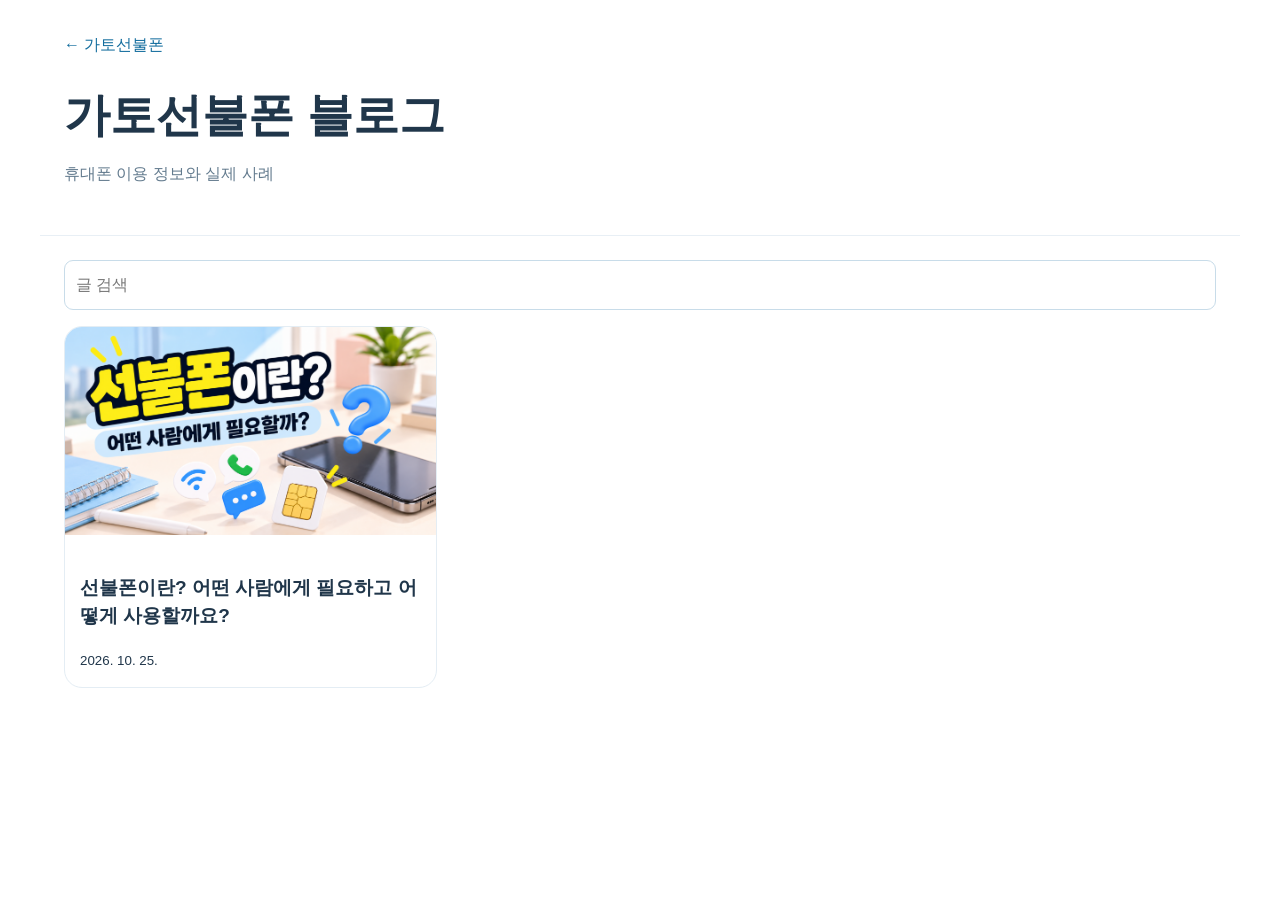
<file: blog/index.html>
<!doctype html><html lang="ko"><head><meta charset="utf-8"><meta name="viewport" content="width=device-width,initial-scale=1"><title>가토선불폰 블로그</title><link rel="stylesheet" href="/blog/style.css"></head><body><header><a href="/">← 가토선불폰</a><h1>가토선불폰 블로그</h1><p>휴대폰 이용 정보와 실제 사례</p></header><main><input id="search" type="search" placeholder="글 검색"><p id="status">글을 불러오는 중입니다.</p><div id="posts" class="cards"></div></main><script>const esc=s=>String(s??'').replace(/[&<>"']/g,c=>({'&':'&amp;','<':'&lt;','>':'&gt;','"':'&quot;',"'":'&#39;'}[c]));let posts=[];function render(){const q=document.getElementById('search').value.trim().toLowerCase(),filtered=posts.filter(p=>p.published&&(p.title+' '+p.summary).toLowerCase().includes(q));document.getElementById('status').textContent=filtered.length?'':'등록된 글이 없습니다.';document.getElementById('posts').innerHTML=filtered.map(p=>'<a class="post-card" href="/blog/post.html?slug='+encodeURIComponent(p.slug)+'">'+(p.cover_path?'<img src="'+encodeURI(p.cover_path)+'" alt="">':'')+'<div><h2>'+esc(p.title)+'</h2><p>'+esc(p.summary)+'</p><small>'+(p.published_at?new Date(p.published_at).toLocaleDateString('ko-KR'):'')+'</small></div></a>').join('')}fetch('/blog/posts.json').then(r=>{if(!r.ok)throw Error();return r.json()}).then(d=>{posts=d;render()}).catch(()=>document.getElementById('status').textContent='글 목록을 불러올 수 없습니다.');document.getElementById('search').addEventListener('input',render);</script></body></html>
</file>
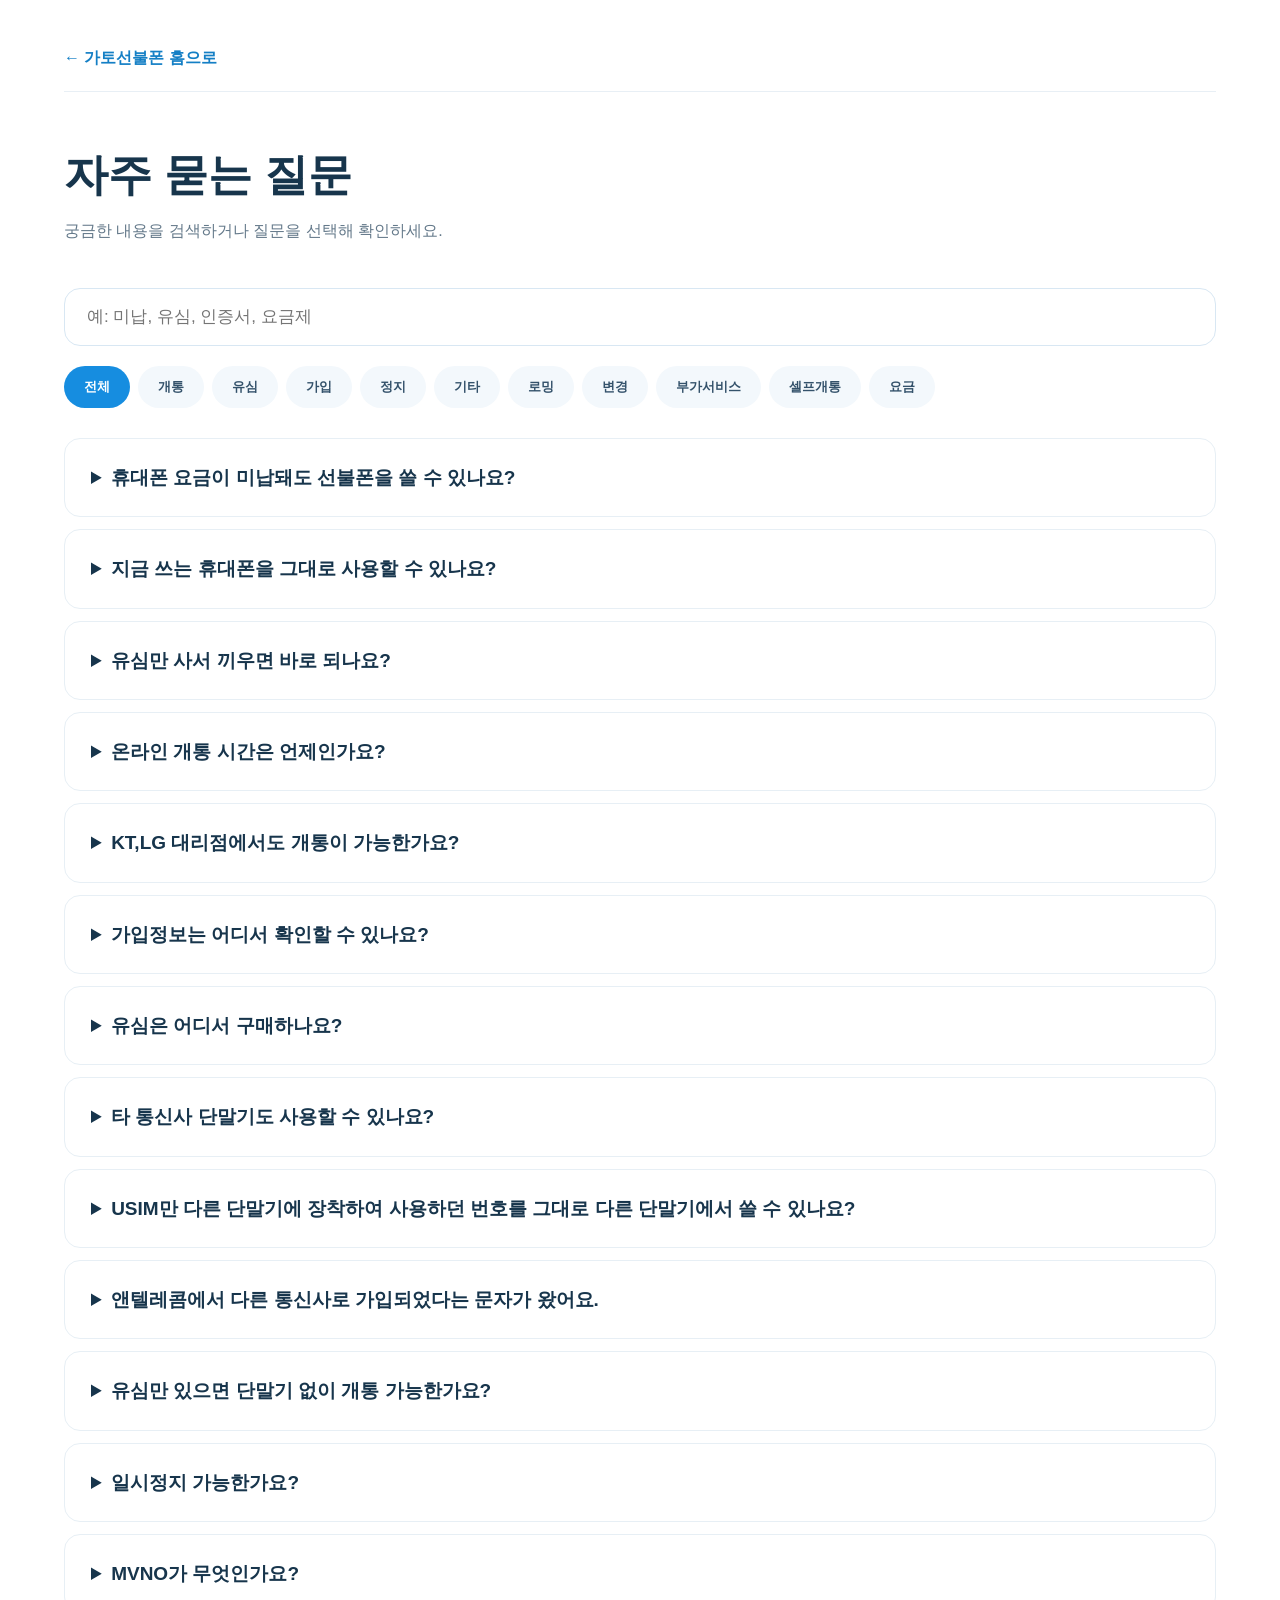
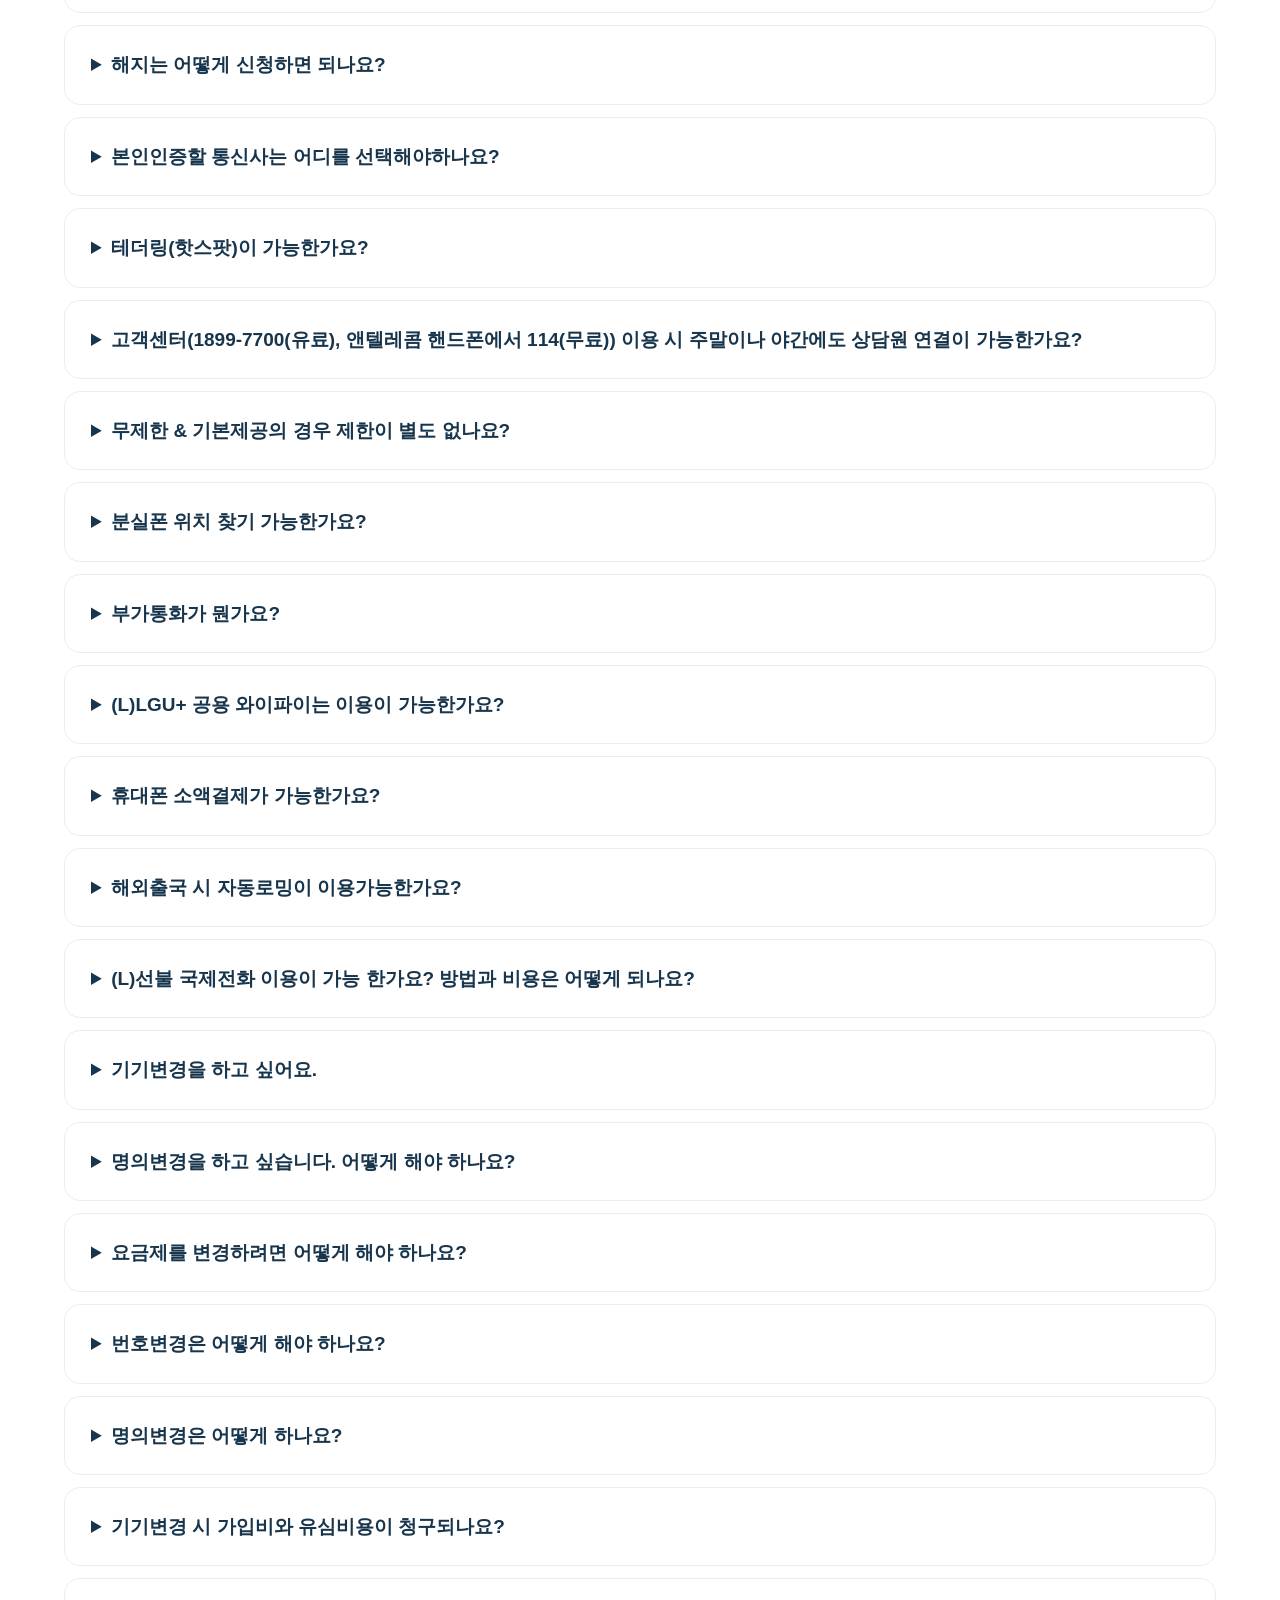
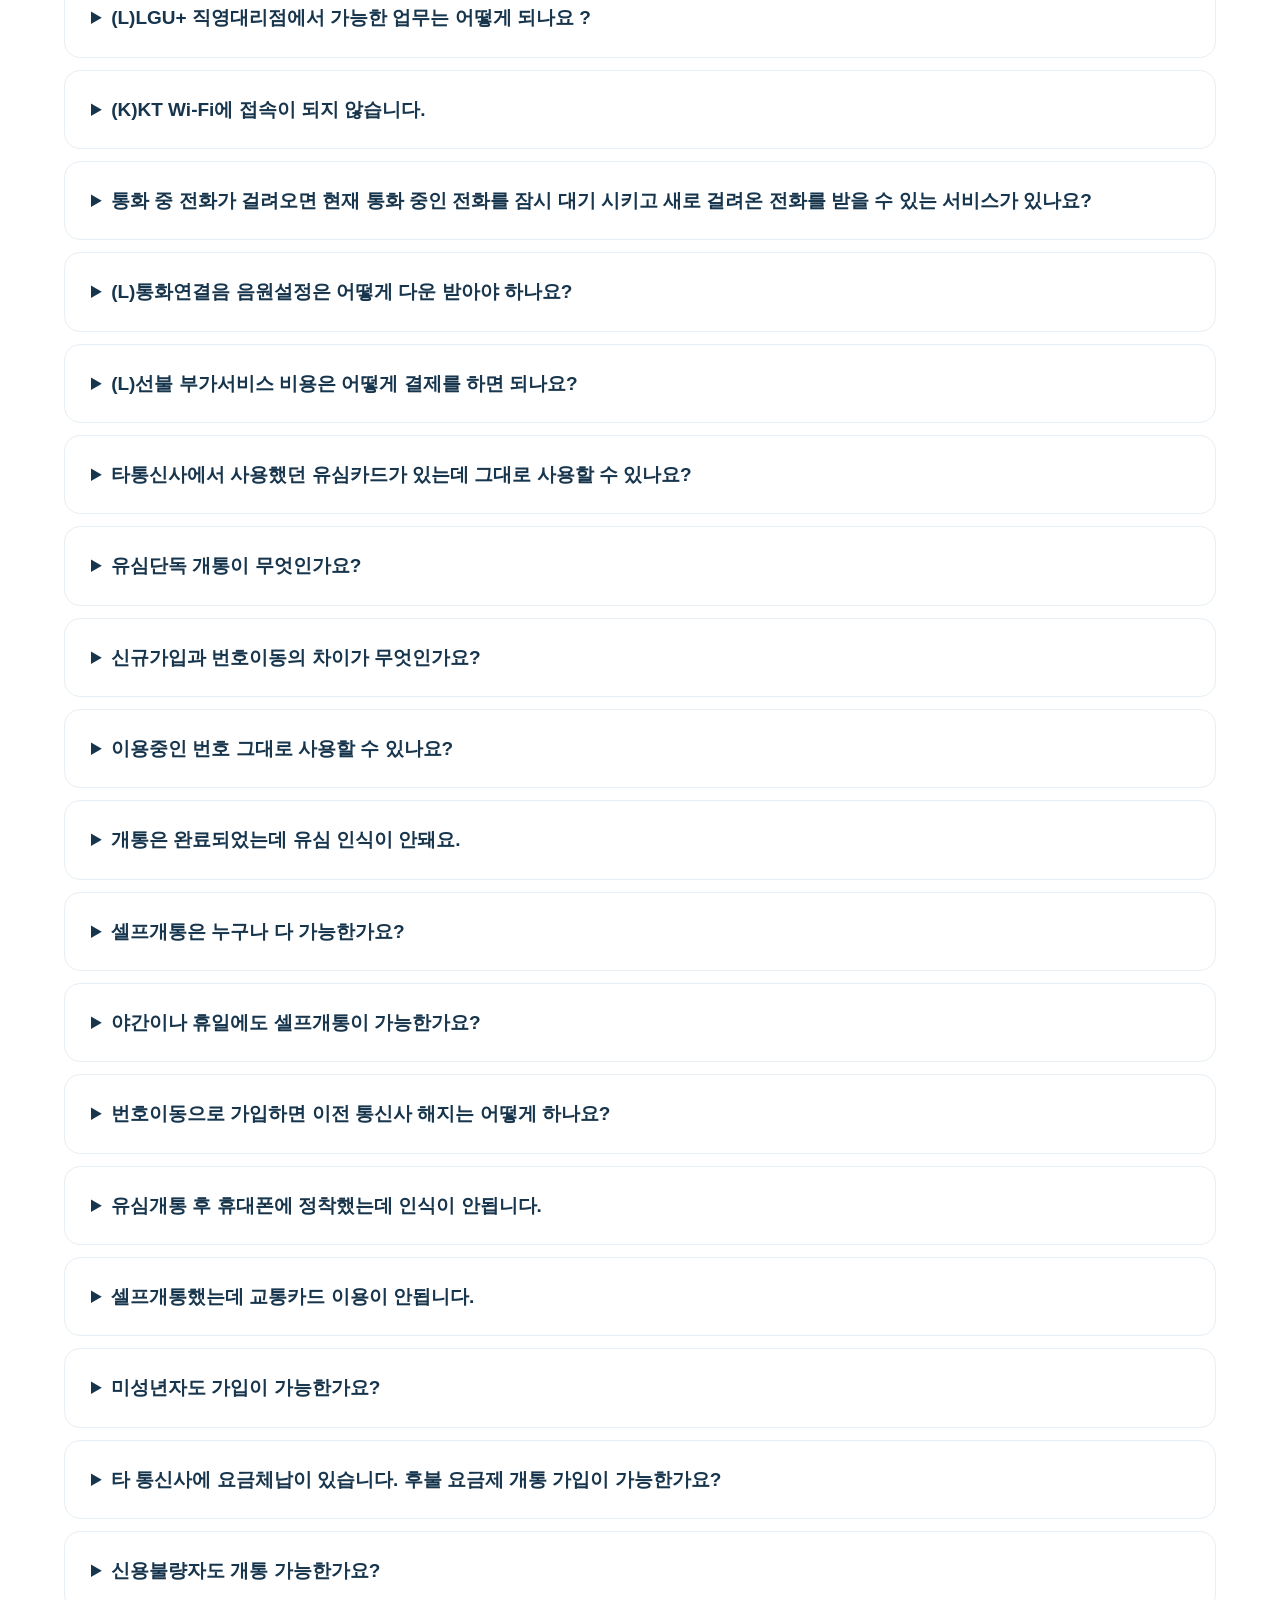
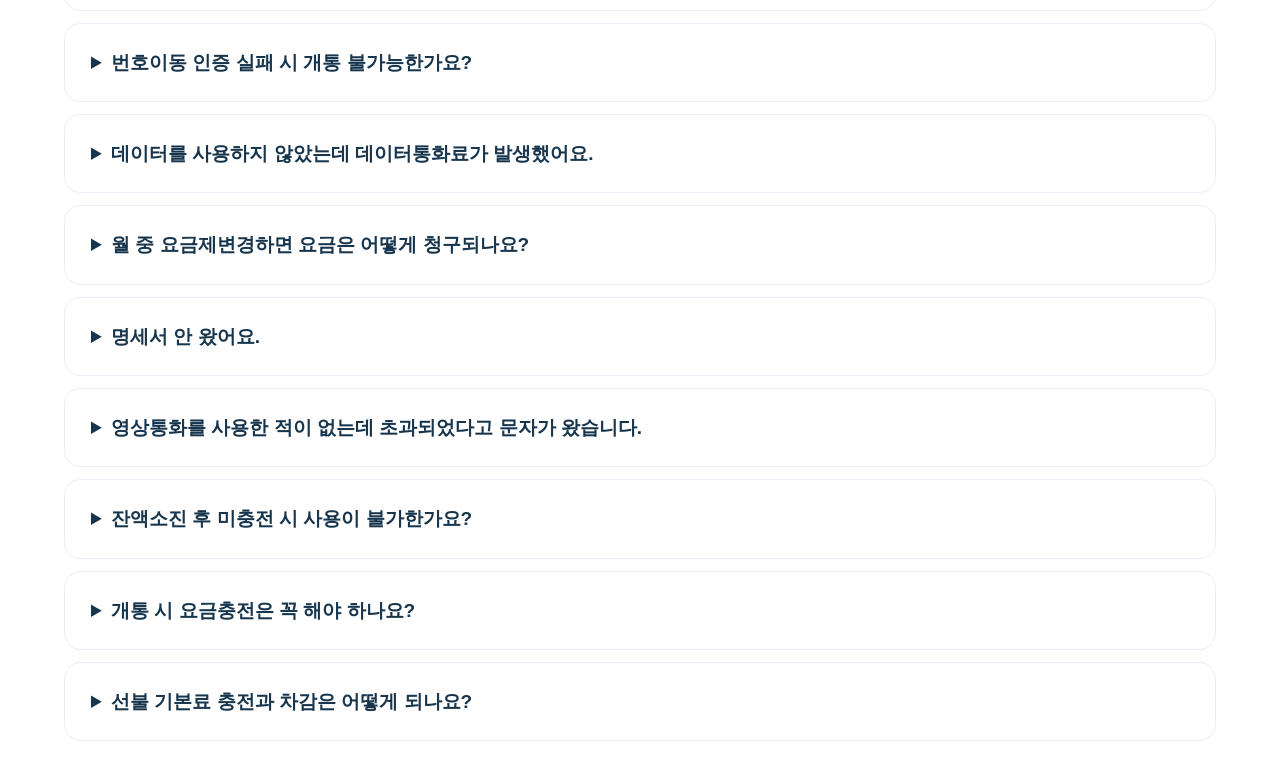
<file: faq/index.html>
<!doctype html><html lang="ko"><head><meta charset="utf-8"><meta name="viewport" content="width=device-width,initial-scale=1"><title>자주 묻는 질문 | 가토선불폰</title><style>
*{box-sizing:border-box}body{margin:0;background:#fff;color:#17354c;font-family:Arial,'Apple SD Gothic Neo','Malgun Gothic',sans-serif}a{color:inherit;text-decoration:none}.wrap{max-width:1200px;margin:auto;padding:26px 24px}.nav{padding:22px 0;border-bottom:1px solid #e8eff5;font-weight:800}.nav a{color:#147fc5}.heading{padding:54px 0 30px}.heading h1{font-size:clamp(30px,4vw,44px);margin:0 0 14px}.heading p{color:#64798a}.search{width:100%;border:1px solid #d8e7f3;border-radius:16px;padding:18px 22px;font-size:17px;outline-color:#69c7fc}.tabs{display:flex;gap:8px;flex-wrap:wrap;margin:20px 0 30px}.tab{background:#f3f8fc;border:0;border-radius:30px;padding:12px 20px;cursor:pointer;font-weight:700;color:#34526b}.tab.active{background:#168de0;color:#fff}.list{display:grid;gap:12px}details{border:1px solid #e7eff5;border-radius:16px;background:#fff;padding:21px 24px}summary{cursor:pointer;font-weight:800;font-size:18px;line-height:1.5}details[open]{background:#f5fbff;border-color:#b9dff5}details p{line-height:1.8;color:#4a6376;font-size:16px}.empty{padding:30px;text-align:center;color:#61788d}@media(max-width:600px){.wrap{padding:16px}.heading{padding:38px 0 22px}details{padding:18px}summary{font-size:16px}}
</style><style id="faq-accessibility-v39">
summary{font-size:19px!important;line-height:1.65!important}details p{font-size:17px!important;line-height:1.85!important;overflow-wrap:anywhere;white-space:pre-line!important;margin:16px 0 2px!important}details{padding:23px 26px}
@media(max-width:600px){summary{font-size:18px!important}details p{font-size:16px!important}details{padding:20px}}
</style></head><body><div class="wrap"><nav class="nav"><a href="/">← 가토선불폰 홈으로</a></nav><section class="heading"><h1>자주 묻는 질문</h1><p>궁금한 내용을 검색하거나 질문을 선택해 확인하세요.</p></section><input class="search" id="search" type="search" placeholder="예: 미납, 유심, 인증서, 요금제" aria-label="질문 검색"><div class="tabs" id="tabs"></div><div class="list" id="list"></div></div><script>
const data=[{"q": "휴대폰 요금이 미납돼도 선불폰을 쓸 수 있나요?", "a": "선불 신규개통은 이전 통신사 요금이 미납된 상태에서도 가능합니다. 다만 기존 번호는 유지할 수 없으며, 새로운 번호로 개통됩니다.", "url": "faq/guide-01.html", "c": "개통"}, {"q": "지금 쓰는 휴대폰을 그대로 사용할 수 있나요?", "a": "휴대폰이 정상적으로 작동한다면 기존 기기를 그대로 사용할 수 있습니다. 다만 KT 요금 미납으로 정지된 단말기는 KT망 유심 인식 오류가 발생할 수 있어 LG망 이용을 권장합니다. LG·SK 요금 미납 단말기는 KT망과 LG망 모두 이용할 수 있습니다.", "url": "faq/guide-02.html", "c": "유심"}, {"q": "유심만 사서 끼우면 바로 되나요?", "a": "아니요. 유심을 준비한 뒤 본인확인과 개통 신청이 완료되어야 통신 서비스를 사용할 수 있습니다.", "url": "faq/guide-03.html", "c": "유심"}, {"q": "온라인 개통 시간은 언제인가요?", "a": "앤텔레콤 기준 신규개통은 매일 08:00~21:50, 번호이동은 월~토 10:00~19:50이며 일요일·공휴일 번호이동은 진행되지 않습니다.", "url": "faq/guide-04.html", "c": "개통"}, {"q": "KT,LG 대리점에서도 개통이 가능한가요?", "a": "안타깝게도 일반 KT, LG 대리점에서는 개통이 어렵습니다. 다만 전국에 앤텔레콤 대리점이 운영되고 있기 때문에, 담당자를 통해 가까운 지점을 안내받은 뒤 방문 개통으로 진행할 수 있습니다.", "url": "faq/q-001.html", "c": "가입"}, {"q": "가입정보는 어디서 확인할 수 있나요?", "a": "앤텔레콤 멤버십 앱 또는 고객센터(114 무료, 1899-7700 유료)를 통해 확인 가능합니다.", "url": "faq/q-002.html", "c": "가입"}, {"q": "유심은 어디서 구매하나요?", "a": "N플랫폼 홈페이지 내부에 있는 유심구매를 이용하시거나\nK망: 바로배송 유심 (K망 멤버쉽 어플), 바로유심 (이마트24, CU, GS25)      L망: 모두의 원칩 (이마트24, B마트, 지하철 역 자판기, 온라인 쇼핑 채널 등)\n에서 구매가능합니다.", "url": "faq/q-003.html", "c": "가입"}, {"q": "타 통신사 단말기도 사용할 수 있나요?", "a": "단말기에 문제가 없을 경우, 최소 전원을 2~3회 이상 (1분정도 여유) 껐다 켜시면 사용이 가능 합니다.\n\n단, 일부 단말기는 USIM 이동이 일부 제한될 수 있습니다.\n\n\n\n- 2013년 11월 이전 출시된 LG U+ 단말\n\n- 2014년 09월 이후 출시된 3G 및 LTE 이용 가능 (VOLTE 사용 포함)", "url": "faq/q-004.html", "c": "가입"}, {"q": "USIM만 다른 단말기에 장착하여 사용하던 번호를 그대로 다른 단말기에서 쓸 수 있나요?", "a": "대리점방문을 통한 기기변경 절차 없이 이용 중인 휴대폰에 다른 USIM을 장착하여 사용하거나,  본인의 USIM을 다른 핸드폰에 장착 후 재부팅 2~3번하면 사용 가능합니다. \n\n다만, 재부팅을 했음에도 이용이 불가할 경우 고객센터를 통해 문의 부탁 드립니다.  \n\n\n\n■ 고객센터 이용안내\n\n- 앤텔레콤 휴대폰에서 114(무료), 타사 이용 시 1899-7700(유료)\n\n- 운영시간 : 평일 09:30~18:00 , 토/일/ 공휴일 휴무", "url": "faq/q-005.html", "c": "가입"}, {"q": "앤텔레콤에서 다른 통신사로 가입되었다는 문자가 왔어요.", "a": "명의도용방지서비스(M-safer)'라는 문자로 유/무선 신규가입(번호이동/명의변경 가입 포함) 발생 시,\n\n새로운 회선이 가입이 발생된 사실을 기 개통된 핸드폰에 문자안내하거나, 우편안내하여 명의도용을 방지하기 위한 문자발송 입니다.", "url": "faq/q-006.html", "c": "가입"}, {"q": "유심만 있으면 단말기 없이 개통 가능한가요?", "a": "네, 단말기 없이 유심단독 개통이 가능합니다.", "url": "faq/q-007.html", "c": "가입"}, {"q": "일시정지 가능한가요?", "a": "연간 일시정지는 1회 최대 90일 정지가 가능하며 년 2회 가능합니다.\n\n단, 발신정지는 30일만 가능하며, 30일 이후 자동 발착신정지로 변경됩니다.\n\n\n\n공통적으로 후불 요금제의 경우 고객센터를 통해 일시정지, 일시정지해제가 가능하며,\n\n선불의 경우 LG는 일시정지불가, KT는 앤텔레콤 멤버십 K망으로 가능합니다(일시정지 해제는 고객센터로만 가능)", "url": "faq/q-008.html", "c": "정지"}, {"q": "MVNO가 무엇인가요?", "a": "MVNO는 기존 이통3사(SKT,KT,LGU+)의 통신망을 임대하여 이통 3사와 동일한 통화품질을 제공하는 서비스를 말합니다.", "url": "faq/q-009.html", "c": "기타"}, {"q": "해지는 어떻게 신청하면 되나요?", "a": "앤텔레콤 고객센터\n\n[모바일] 앤텔레콤 전화 + 114 (무료) / 타통신사 1899-7700(유료)\n평일 09:30~18:00 , 토/일/ 공휴일 휴무\n\n로 문의바랍니다.", "url": "faq/q-010.html", "c": "기타"}, {"q": "본인인증할 통신사는 어디를 선택해야하나요?", "a": "업체에 따라 다르지만, 기본적으로 K망이시면 알뜰폰 - KT 로, L망이시면 알뜰푠 - LG로 선택 가능합니다.\n\n만약 알뜰폰이 통신사 목록에 없는 경우, 번거로우시겠지만 본인 인증 업체로 문의 부탁드립니다.", "url": "faq/q-011.html", "c": "기타"}, {"q": "테더링(핫스팟)이 가능한가요?", "a": "이용 시 참고사항  \n\n· 단말기에서 테더링(핫스팟) 활성화 시 이용 가능  \n\n· LTE 요금제의 경우 제공된 요금제의 데이터 제공량 내에서 사용 가능하며, 제공혜택 초과 시 추가요금 발생", "url": "faq/q-012.html", "c": "기타"}, {"q": "고객센터(1899-7700(유료), 앤텔레콤 핸드폰에서 114(무료)) 이용 시 주말이나 야간에도 상담원 연결이 가능한가요?", "a": "공교롭게도 평일만 상담 가능합니다.\n\n■ 고객센터 이용안내\n\n  - 앤텔레콤 휴대폰에서 114(무료), 타사 이용 시 1899-7700(유료)\n\n  - 운영시간 : 평일 09:30~18:00 , 토/일/ 공휴일 휴무\n\n■ 가토통신 고객센터 이용안내\n  - 개통하면서 매칭 된 담당자와의 상담은 365일 가능합니다.\n  - 카톡 ID : gato4477 \n  - 카톡채널 : 가토\n  - 연락처 : 010-4316-4477", "url": "faq/q-013.html", "c": "기타"}, {"q": "무제한 & 기본제공의 경우 제한이 별도 없나요?", "a": "무제한요금제의 기본제공은 부가/영상통화가 별도 제공 됩니다.\n\n요금제 별 제공량은 상이하며, 1577, 1588 등 회사 대표전화로 전화를 하거나 영상통화를 사용 시  제공량까지만 무료로 이용이 가능하며 초과 사용 시 추가요금이 발생됩니다.\n\n또한, 약관을 위반한 영리 목적으로 사용이 간주되는 경우 요금이 추가 발생할 수 있습니다", "url": "faq/q-014.html", "c": "기타"}, {"q": "분실폰 위치 찾기 가능한가요?", "a": "안타깝게도 분실폰 위치 찾기 서비스 제공을 하지 않고 있습니다.\n\n다만 분실폰 찾기에 도움이 될만한 사이트는 아래 참고 부탁 드립니다.  \n\n\n\n○ 구글 \"내 기기 찾기\" : 구글 포탈에서 검색 후 계정 로그인\n\n○ 삼성 디바이스 찾기 : https://findmymobile.samsung.com/\n\n○ 애플 아이클라우드 : https://www.apple.com/kr/icloud/\n\n○ 경찰청 유실물 종합안내 : https://www.lost112.go.kr/\n\n○ 핸드폰 찾기 콜센터 : https://www.handphone.or.kr/\n\n○ 서울시 대중교통 통합분실물 센터 : https://www.seoul.go.kr/v2012/find.htm", "url": "faq/q-015.html", "c": "기타"}, {"q": "부가통화가 뭔가요?", "a": "요금제의 통화 기본제공 범위에 포함되지 않는 영상통화, 부가 통화를 위해 제공되는 통화를 의미합니다.  \n\n\n\n■ 전국 대표번호 (1588,1577,02-1588등), 전화정보서비스(060,700등), TRS(013), 국내영상통화, 개인번호 서비스(050)에 거는 전화는 월 제공 부가통화에서 차감  \n\n\n\n기본제공 요금제의 경우 부가통화가 별도로 제공 되고 있습니다.  \n\n\n\n또한, 약관을 위반한 영리 목적으로 사용이 간주되는 경우 요금이 추가 발생 할 수 있으니 참고 부탁드립니다.", "url": "faq/q-016.html", "c": "기타"}, {"q": "(L)LGU+ 공용 와이파이는 이용이 가능한가요?", "a": "LGU+ 공용 와이파이는 사용 가능합니다. 단, 선불의 경우 공용 와이파이는 사용 불가합니다.", "url": "faq/q-017.html", "c": "기타"}, {"q": "휴대폰 소액결제가 가능한가요?", "a": "선불의 경우는 소액결제 사용 불가하며, 후불은 사용 가능합니다.", "url": "faq/q-018.html", "c": "기타"}, {"q": "해외출국 시 자동로밍이 이용가능한가요?", "a": "선불요금제인 경우 LG는 로밍이용불가 , KT인 경우 고객센터(앤텔레콤 휴대폰 + 114 (무료) 타 통신사 1899-7700 (유료)) 혹은 앤텔레콤 멤버십 K망에서 접수 가능하시며,\n\n후불요금제인경우 KT,LG와 동일한 제휴국가에서 이용 가능하며, 해외 방문 국가에 도착 후에 휴대폰 전원을 On/Off 후 이용 부탁드립니다.\n\n국내에서 사용 중인 요금제, 부가서비스의 무료 제공 혜택은 로밍 시 적용되지 않습니다.", "url": "faq/q-019.html", "c": "로밍"}, {"q": "(L)선불 국제전화 이용이 가능 한가요? 방법과 비용은 어떻게 되나요?", "a": "선불의 경우 국제전화는 002만 사용 가능합니다. 방법은 002 + 국가번호 + 상대방 휴대전화번호(휴대번호 ‘0’제외) / 002 + 국가번호 + 지역번호 + 상대방 전화번호(지역번호 ‘0’제외’) -> 통화 이며, 비용은 국가에 따라 다릅니다.", "url": "faq/q-020.html", "c": "로밍"}, {"q": "기기변경을 하고 싶어요.", "a": "유심 장착 후 재부팅 2~3번 진행 시 사용 가능합니다. \n\n재부팅 이후에도 사용되지 않을경우 IMEI 확인 후 고객센터를 통해 문의 부탁드립니다.\n\n(단말기에서 IMEI 확인 방법 : 키패드 → *#06# 입력)\n\n\n\n■ 고객센터 이용안내\n\n- 앤텔레콤 휴대폰에서 114(무료), 타사 이용 시 1899-7700(유료)\n\n- 운영시간 : 평일 09:30~18:00 , 토/일/ 공휴일 휴무", "url": "faq/q-021.html", "c": "변경"}, {"q": "명의변경을 하고 싶습니다. 어떻게 해야 하나요?", "a": "일반요금제일 경우 명의변경이 가능하며, 약정요금제는 명의변경이 불가합니다.\n- 가족 간 또는 가족관계 변동 (사망, 군입대, 이민, 이혼, 파양, 개명, 실사용자 등)에 따른 명의변경\n- 법인 상호 간 사업 양도, 양수, 합병 또는 동일 법인 단순 상호변경에 따른 명의변경\n- 개인가입자의 법인 입사, 퇴사에 따른 명의변경 (단, 개인과 법인 상호 간의 명의변경 횟수는 3개월에 1회로 제한)\n위 경우에만 명의변경이 가능하며, 개통 3개월 경과 후 구비서류 지참하고 앤텔레콤 센터 내방 하셔야합니다.\n단, 최근 3개월간 연속해서 통화량이 없는 경우 명의 변경 불가합니다.", "url": "faq/q-022.html", "c": "변경"}, {"q": "요금제를 변경하려면 어떻게 해야 하나요?", "a": "고객센터 혹은 앤텔레콤 멤버십 앱에서 셀프케어, 요금제 변경접수가 가능합니다", "url": "faq/q-023.html", "c": "변경"}, {"q": "번호변경은 어떻게 해야 하나요?", "a": "멤버십 앱을 활용하시거나 가까운 앤텔레콤 센터로 신분증 지참하시어 방문하여 접수 바랍니다.", "url": "faq/q-024.html", "c": "변경"}, {"q": "명의변경은 어떻게 하나요?", "a": "가까운 앤텔레콤 센터에서만 접수가능하며, 조건 및 구비서류가 필요합니다.\n\n※ 명의변경 필수 조건\n\n개인↔개인 : 직전 연속 3개월 사용량O + 가족에 한해 가능\n\n개인↔법인 : 직전 연속 3개월 사용량O + 법인 구성원인 개인의 입/퇴사의 경우에 한해 가능\n\n법인↔법인 : 직전 연속 3개월 사용량O + 법인 간 사업 양/수도, 합병 및 상호변경의 경우에 한해 가능\n\n\n\n명의변경 시 구비서류(양도/양수인 신분증, 가족관계증명서, 명의변경신청서 등)  제출이 필요합니다.\n\n\n\n자세한 내용은 고객센터에 문의바랍니다.\n\n\n\n고객센터\n\n휴대폰에서 114(무료), 타사 이용 시 1899-7700(유료) - 운영시간 : 평일 09:30~18:00 , 토/일/ 공휴일 휴무", "url": "faq/q-025.html", "c": "변경"}, {"q": "기기변경 시 가입비와 유심비용이 청구되나요?", "a": "가입비는 청구되지 않으며, 유심비는 기존 기기와 변경 기기의 규격이 맞지 않아 새로 구매하셔야 할 경우 비용이 청구되실 수 있습니다.", "url": "faq/q-026.html", "c": "변경"}, {"q": "(L)LGU+ 직영대리점에서 가능한 업무는 어떻게 되나요 ?", "a": "번호변경, 명의변경, 확정기변 등 서비스변경이 가능하며 요금납부(카드수납), 분실신고 등 기타 업무도 가능합니다", "url": "faq/q-027.html", "c": "변경"}, {"q": "(K)KT Wi-Fi에 접속이 되지 않습니다.", "a": "타 통신사향 단말기, 해외구매 단말기, 자급제 단말기의 경우에는 단말기 MAC 주소(Wi-Fi 주소) 를 확인하셔서 고객센터로 문의 부탁 드립니다.   \n\n■ MAC주소 확인 방법\n\n- 안드로이드(Wi-Fi ON) : 설정 → 휴대폰 정보 → 상태 정보 → 휴대전화 Wi-Fi MAC 주소\n\n- 아이폰 : 설정 → 일반 → 정보  \n\n■ 고객센터 이용안내\n\n- 앤텔레콤 휴대폰에서 114(무료), 타사 이용 시 1899-7700(유료)\n\n- 운영시간 : 평일 09:30~18:00 , 토/일/ 공휴일 휴무", "url": "faq/q-029.html", "c": "부가서비스"}, {"q": "통화 중 전화가 걸려오면 현재 통화 중인 전화를 잠시 대기 시키고 새로 걸려온 전화를 받을 수 있는 서비스가 있나요?", "a": "KT의 경우\n'통화중대기'서비스이며, 간단하게 휴대폰에서 설정/해제 가능합니다.\n[설정방법] * + 40 + 통화\n[해제방법] * + 400 + 통화\n\n\n\nLG의 경우\n\n선불은 앤텔레콤 멤버십L망 앱에서, 후불은 U+모바일매니저 앱을 통해 직접 설정/해제 가능합니다.", "url": "faq/q-030.html", "c": "부가서비스"}, {"q": "(L)통화연결음 음원설정은 어떻게 다운 받아야 하나요?", "a": "선불은 음원사용이 불가합니다. 후불은 필링 서비스 가입 후 설정 가능합니다. www.musicbellring.com 에서 설정가능합니다.", "url": "faq/q-031.html", "c": "부가서비스"}, {"q": "(L)선불 부가서비스 비용은 어떻게 결제를 하면 되나요?", "a": "선불의 경우 기본 사용료(월차감) 외 추가충전을 하셔야 사용가능합니다. 최소 충전 단위는 5천원 이상(백원 단위가능) 부가서비스 사용 금액이 일차감으로 계산되어 차감됩니다.", "url": "faq/q-032.html", "c": "부가서비스"}, {"q": "타통신사에서 사용했던 유심카드가 있는데 그대로 사용할 수 있나요?", "a": "타통신사에서 사용하시던 유심은 앤텔레콤에서 재사용이 불가합니다.\n앤텔레콤에서만 이용가능한 유심으로 가능하며, 유심 구매방법은 하기와 같습니다.\n\n\n\n1)  플랫폼 홈페이지에서 유심구매\n\n2)  MVNO 공용 유심 구매처에서 유심구매 \n\n K망: 바로배송 유심 (K망 멤버쉽 어플), 바로유심 (이마트24, CU, GS25)      \n\n L망: 모두의 원칩 (이마트24, B마트, 지하철 역 자판기, 온라인 쇼핑 채널 등)", "url": "faq/q-033.html", "c": "셀프개통"}, {"q": "유심단독 개통이 무엇인가요?", "a": "단말기 구매 없이 유심칩만 구매하여, 기존 사용하시던 단말기 또는 소지한 사용 가능 단말기에 장착하여 이용하는 유심 전용 요금제를 의미합니다.\n\n\n타 통신사 이용 중이라도 번호이동으로 사용하시던 번호 그대로 이용이 가능합니다.", "url": "faq/q-034.html", "c": "셀프개통"}, {"q": "신규가입과 번호이동의 차이가 무엇인가요?", "a": "신규가입은 새로운 번호를 부여받아 개통하는 것을 의미합니다.\n\n\n번호이동은 타 통신사(SKT,KT,LGU+,타알뜰폰통신사) 이용 중이신 고객님께서 사용하시는 번호 그대로 앤텔레콤으로 통신사를 이동하는 것을 의미합니다.", "url": "faq/q-035.html", "c": "셀프개통"}, {"q": "이용중인 번호 그대로 사용할 수 있나요?", "a": "네 가능합니다.\n\n타 통신사(SKT,KT,LGU+,타알뜰폰통신사) 이용 중이신 고객님의 경우 현재 사용 중인 번호 그대로 번호이동을 통해 앤텔레콤에 가입 가능합니다.", "url": "faq/q-036.html", "c": "셀프개통"}, {"q": "개통은 완료되었는데 유심 인식이 안돼요.", "a": "휴대전화에 유심 장착 후 2~3회 이상 전원을 껐다 켜면 자동으로 유심이 인식됩니다. \n\n그래도 인식이 되지 않을 경우, \n\n유심개통 번호이동 후 유심 인식 안될 시\n\nKT 수동나밍  *147359*682*\nLG 수동나밍 #5487587#682#\n로 해주세요.\n\n수동나밍 후에도 유심 인식 안될 시 유심변경 또는 가까운 앤텔레콤 센터에 방문해주세요.", "url": "faq/q-037.html", "c": "셀프개통"}, {"q": "셀프개통은 누구나 다 가능한가요?", "a": "셀프개통 불가 대상자\n\n1. 외국인(여권)\n\n2. 미성년자\n\n3. 법인\n\n4. 타사 번호이동/신규가입/명의변경 3개월 이내 회선\n\n5. 30일 이내 앤텔레콤 번호를 해지하신 경우", "url": "faq/q-038.html", "c": "셀프개통"}, {"q": "야간이나 휴일에도 셀프개통이 가능한가요?", "a": "셀프개통이 가능한 시간은\n\n번호이동 10:00 ~ 19:50 / 신규가입 08:00 ~ 21:50 까지 가능합니다.\n\n(단, 번호이동 시 일요일/신정/설 추석 당일에는 셀프개통이 불가합니다.)\n\n당일까지 셀프개통 완료되지 못한 경우, 익일 새로 하셔야 됩니다.", "url": "faq/q-039.html", "c": "셀프개통"}, {"q": "번호이동으로 가입하면 이전 통신사 해지는 어떻게 하나요?", "a": "이전 통신사는 번호이동이 완료 직전에 자동으로 해지 됩니다.\n이전 통신사에서 정산되지 않은 요금은 앤텔레콤 청구서에 합산 되어 청구 됩니다.  \n\n(단, 휴대폰 잔여 할부금이 남아 있는 경우, 할부금은 이전 통신사에서 청구 됩니다.)", "url": "faq/q-040.html", "c": "셀프개통"}, {"q": "유심개통 후 휴대폰에 정착했는데 인식이 안됩니다.", "a": "[개통 후 'SIM 카드 없음' 문구 팝업 : 유심을 인식하지 못하는 경우]\n\n1. 다른 공기계에 USIM 장착 후 동일 증상인지 확인  → 인식될 경우 사용하려는 단말기 IMEI 확인 후 고객센터 연락 필요\n\n2. 다른 공기계가 없는 경우, USIM 번호와 사용하려는 단말기의 IMEI 확인 후 고객센터 연락  \n\n※ IMEI 확인 방법 : 단말기 키패드 (전화번호 입력 화면) → *#06# 입력 → IMEI (숫자 15자리) 확인  \n\n\n\n[개통 후 '번호 등록에 실패하였습니다. 재시도 하시겠습니까?' 또는 '신호세기가 미약합니다.' 문구가 팝업 : 유심은 인식 되었으나, 번호 등록이 실패한 경우]\n\n1. 타 통신사 단말기(SKT/LGU+전용 단말기) or 자급제 단말기(삼성전자, LG베스트샵, 해외 직구매 등 직접 구매한 단말기)  \n\n 1 전원 ON/OFF 연속 3회~ 4회 시도      번호등록 팝업이 뜨면 ‘예’ 선택 후 번호등록 성공 팝업이 될 때까지 대기(5분 미만)  \n\n 2. KT,LG전용단말  \n\n  1 전원 ON/OFF 연속 3회~ 4회 시도      번호등록 팝업이 뜨면 ‘예’ 선택 후 번호등록 성공 팝업이 될 때까지 대기(5분 미만)  \n\n  2 나밍(naming) 진행(개통 완료 된 후 기지국과 연결, 단말기에 가입한 휴대폰 번호를 등록 하는 것)      \n\n    단말기 키패드(전화번호 입력 화면) → (KT) *147359*682* 입력 / (LG) #5487587#682# → 번호를 등록중입니다. 문구 팝업   \n\n→ ‘번호등록이 완료되었습니다. 리셋이 필요합니다.’ 라는 문구 팝업   \n\n→ 자동으로 전원 재부팅이 완료되면 정상적으로 사용 가능   위 방법을 진행한 후에도 번호등록 실패 시 고객센터로 문의해 주시기 바랍니다.\n\n■ 고객센터 이용안내  - 앤텔레콤 휴대폰에서 114(무료), 타사 이용 시 1899-7700(유료)  - 운영시간 : 평일 09:30~18:00 , 토/일/ 공휴일 휴무", "url": "faq/q-041.html", "c": "셀프개통"}, {"q": "셀프개통했는데 교통카드 이용이 안됩니다.", "a": "KT,LG전용 단말이 아니거나, 번호등록이 되지 않았을 경우, 또는 NFC유심이 아닌 일반유심일 경우에는 교통카드 이용이 되지 않습니다.  \n\n■ 상황별 처리방안  \n\n· NFC유심이 아닌 경우 : NFC 유심 구매 후 유심 변경 필요  \n\n· 번호등록이 되지 않았을 경우 : 전화 거는 화면에서 (KT) *147359*682* / (LG) #5487587#682# 입력 시 '번호를 등록 중입니다'. 라는 문구 팝업 → 정상적으로 번호등록 시에는 ‘번호등록이 완료되었습니다. 리셋이 필요합니다.’\n\n라는 문구가 화면에 출력되고 자동으로 전원 OFF/ON 이 완료되면 정상적으로 사용이 가능  \n\n\n\n위 방법을 진행한 후에도 번호등록 실패 시 고객센터로 문의 부탁 드립니다.  \n\n\n\n※ 삼성페이 내의 교통카드 기능 이용 시 에는 NFC 유심 사용이 필요합니다.", "url": "faq/q-042.html", "c": "셀프개통"}, {"q": "미성년자도 가입이 가능한가요?", "a": "가까운 앤텔레콤 센터로 보호자분께서 직접 구비서류 지참하시어 서류 접수를 통해 가능합니다.\n\n\n\n구비서류\n\n법정대리인이 직접 센터 내방시에는 법정대리인신분증, 가족관계확인서(발급받은지 3개월 이내), 미성년자 신분증, 고객본인확인서를 구비하면 됩니다.\n\n(대리인 내방시에는 법정대리인신분증, 인감증명서, 인감도장 날인된 위임장, 가족관계확인서(발급받은지 3개월 이내), 미성년자 신분증, 대리인신분증추가)", "url": "faq/q-043.html", "c": "셀프개통"}, {"q": "타 통신사에 요금체납이 있습니다. 후불 요금제 개통 가입이 가능한가요?", "a": "타 통신사 체납의 경우에는 개통이 불가합니다. 해당 통신사를 통하여 미납금액을 납부하여야 합니다.", "url": "faq/q-044.html", "c": "셀프개통"}, {"q": "신용불량자도 개통 가능한가요?", "a": "선불의 경우 타 통신사 미납이 있어도 개통 가능합니다. 단, 자사(앤텔레콤)미납의 경우 개통이 불가합니다.", "url": "faq/q-045.html", "c": "셀프개통"}, {"q": "번호이동 인증 실패 시 개통 불가능한가요?", "a": "번호이동 인증은 하루에 7회만 가능하며, 인증 오류 7회 초과 시 당일 번호이동은 불가능합니다.", "url": "faq/q-046.html", "c": "셀프개통"}, {"q": "데이터를 사용하지 않았는데 데이터통화료가 발생했어요.", "a": "스마트폰의 경우, 어플 업데이트 및 푸시 설정, 메일, 어플 알림 시에도 데이터 통화료가 발생 될 수 있으며, TV어플이나 신문어플등을 이용했을 경우 멀티태스킹을 종료하지 않으면 계속적으로 데이터 통화료가 발생 될 수 있어 사용에 주의가 필요합니다. (휴대폰으로 사진을 찍을때도 위치기반서비스가 켜져있다면 인터넷접속되어 데이터통화료가 발생될 수 있습니다.)", "url": "faq/q-047.html", "c": "요금"}, {"q": "월 중 요금제변경하면 요금은 어떻게 청구되나요?", "a": "월 중 요금제 변경 시 변경 전일까지 기본료 및 기본 제공량이 일할계산되고, 제공혜택 초과 시 추가요금이 발생됩니다.\n\n또한, 변경 시점부터 말일까지 기본료 및 기본제공량도 일할계산되어 청구 및 제공됩니다.  \n\n\n\n※변경 전 요금제의 제공량이 기본제공인 경우, 해당 제공항목은 추가요금이 부과되지 않습니다.\n\n(요금제 자체의 QoS기능이 있는 경우에도 추가요금 발생 없음, QoS부가서비스를 별도 가입한 경우는 추가요금 발생 가능)", "url": "faq/q-048.html", "c": "요금"}, {"q": "명세서 안 왔어요.", "a": "선불은 명세서 발행이 없으며, 후불의 경우 개통 당시 수령방법(MMS, 우편, 이메일) 통해 수령받으실 수 있으며, 분실하시거나 다시 받기를 원하는 경우 고객센터를 통해 재발행도 가능합니다.\n\n\n\n고객센터\n\n앤텔레콤 휴대폰 + 114 (무료), 1899-7700 (유료)\n\n운영시간 : 평일 09:30~18:00 , 토/일/ 공휴일 휴무", "url": "faq/q-049.html", "c": "요금"}, {"q": "영상통화를 사용한 적이 없는데 초과되었다고 문자가 왔습니다.", "a": "현재 발송되고 있는 초과 사용량 문자의 경우 음성 또는 영상통화료로 발송 되고 있습니다. 영상 통화를 사용하지 않았다면, 음성 통화로 인한 초과요금이 발생하지 않았는지 확인 부탁드립니다.", "url": "faq/q-050.html", "c": "요금"}, {"q": "잔액소진 후 미충전 시 사용이 불가한가요?", "a": "잔액 소진일로부터 15일간 수신은 가능하며, 15일이후 30일 경과시 직권해지 됩니다.", "url": "faq/q-051.html", "c": "요금"}, {"q": "개통 시 요금충전은 꼭 해야 하나요?", "a": "개통 당일까지 요금 충전이 되어야하며, 미충전 시 익일 번호 정지 및 해지가 될 수 있습니다.", "url": "faq/q-052.html", "c": "요금"}, {"q": "선불 기본료 충전과 차감은 어떻게 되나요?", "a": "K망(일차감 방식) 내가 충전한 금액에서 매일매일 하루치 요금이 빠져나갑니다.\nL망 (월차감 방식) 한 달치 요금을 미리 지불하고 사용하는 방식입니다.", "url": "faq/q-053.html", "c": "요금"}];const esc=s=>String(s||'').replace(/[&<>"']/g,c=>({'&':'&amp;','<':'&lt;','>':'&gt;','"':'&quot;',"'":'&#39;'}[c]));let cat='전체';const cats=['전체',...new Set(data.map(x=>x.c||'기타'))];const tabs=document.getElementById('tabs'),list=document.getElementById('list'),search=document.getElementById('search');function render(){let q=search.value.trim().toLowerCase();tabs.innerHTML=cats.map(c=>`<button type="button" class="tab ${cat===c?'active':''}" data-cat="${esc(c)}">${esc(c)}</button>`).join('');let rows=data.filter(x=>(cat==='전체'||(x.c||'기타')===cat)&&(!q||(x.q+' '+x.a).toLowerCase().includes(q)));list.innerHTML=rows.length?rows.map(x=>`<details><summary>${esc(x.q)}</summary><p>${esc(x.a)}</p></details>`).join(''):'<p class="empty">검색 결과가 없습니다. 다른 검색어로 찾아보세요.</p>'}tabs.addEventListener('click',e=>{let b=e.target.closest('button[data-cat]');if(b){cat=b.dataset.cat;render()}});search.addEventListener('input',render);list.addEventListener('toggle',e=>{const opened=e.target;if(!(opened instanceof HTMLDetailsElement)||!opened.open)return;list.querySelectorAll('details[open]').forEach(item=>{if(item!==opened)item.open=false;});},true);render();
</script></body></html>
</file>
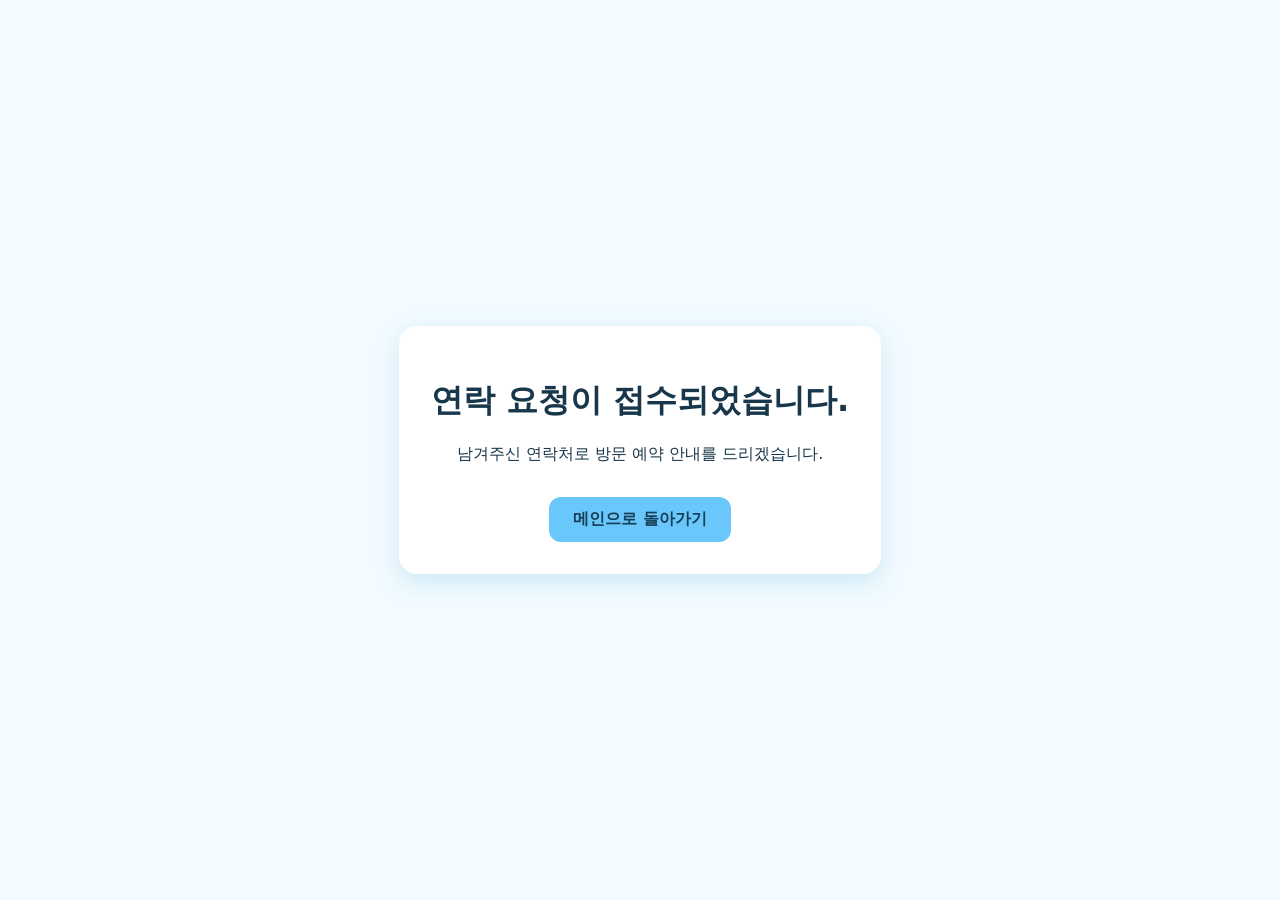
<file: request-received.html>
<!doctype html><html lang="ko"><head><meta charset="utf-8"><meta name="viewport" content="width=device-width, initial-scale=1"><title>연락 요청 접수 | 가토선불폰</title><style>body{font-family:system-ui,sans-serif;background:#f2fbff;color:#19374a;display:grid;place-items:center;min-height:100vh;margin:0}.card{max-width:480px;background:white;border-radius:18px;padding:32px;text-align:center;box-shadow:0 8px 25px #cce7f4}a{display:inline-block;margin-top:16px;background:#69c7fc;color:#173f59;padding:12px 24px;border-radius:12px;text-decoration:none;font-weight:800}</style></head><body><main class="card"><h1>연락 요청이 접수되었습니다.</h1><p>남겨주신 연락처로 방문 예약 안내를 드리겠습니다.</p><a href="/">메인으로 돌아가기</a></main></body></html>
</file>
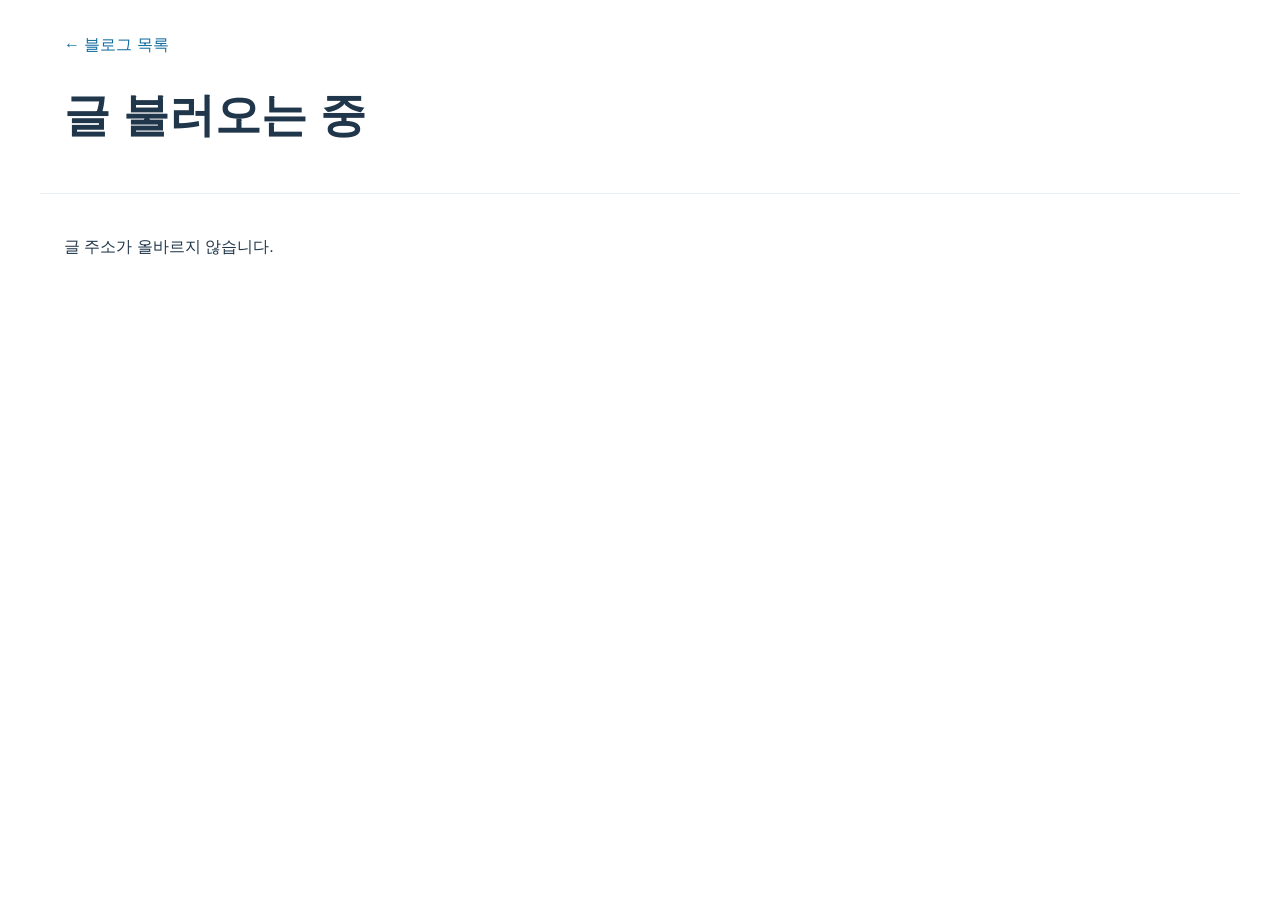
<file: blog/post.html>
<!doctype html><html lang="ko"><head><meta charset="utf-8"><meta name="viewport" content="width=device-width,initial-scale=1"><title>가토선불폰 블로그</title><link rel="stylesheet" href="/blog/style.css"></head><body><header><a href="/blog/">← 블로그 목록</a><h1 id="title">글 불러오는 중</h1><p id="meta"></p></header><main><p id="status"></p><iframe id="article" title="블로그 본문" sandbox="" style="display:none;width:100%;border:0;min-height:600px"></iframe></main><script>const slug=new URLSearchParams(location.search).get('slug');const status=document.getElementById('status');if(!slug||!/^[a-z0-9가-힣-]{1,80}$/.test(slug))status.textContent='글 주소가 올바르지 않습니다.';else fetch('/blog/posts/'+encodeURIComponent(slug)+'.json').then(r=>{if(!r.ok)throw Error();return r.json()}).then(p=>{if(!p.published)throw Error();document.title=p.title+' | 가토선불폰';document.getElementById('title').textContent=p.title;document.getElementById('meta').textContent=new Date(p.published_at).toLocaleDateString('ko-KR');const f=document.getElementById('article');f.style.display='block';f.srcdoc='<!doctype html><html lang="ko"><meta name="viewport" content="width=device-width,initial-scale=1"><style>body{font-family:Arial,sans-serif;color:#20364a;line-height:1.85;margin:0;padding:12px;overflow-wrap:anywhere}img{max-width:100%;height:auto}table{border-collapse:collapse;max-width:100%;display:block;overflow-x:auto}td,th{border:1px solid #dce7ee;padding:9px}</style><body>'+p.body_html+'</body>';f.addEventListener('load',()=>{try{f.style.height=Math.max(600,f.contentDocument.body.scrollHeight+40)+'px'}catch{}})}).catch(()=>status.textContent='글을 찾을 수 없습니다.');</script></body></html>
</file>
<file: blog/style.css>
*{box-sizing:border-box}body{margin:0;background:#f1f9ff;color:#20364a;font-family:Arial,'Apple SD Gothic Neo','Malgun Gothic',sans-serif;line-height:1.6}header,main,footer{max-width:1000px;margin:auto;padding:28px 22px}header{background:linear-gradient(125deg,#c8efff,#72cbfa);border-radius:0 0 24px 24px}h1{font-size:clamp(26px,4vw,38px);line-height:1.3}a{color:#136d9e;text-decoration:none}main{background:white;min-height:50vh;border-radius:20px;margin-top:22px}button{background:#69c7fc;border:0;padding:12px 18px;border-radius:10px;font-weight:bold;cursor:pointer}input,textarea{font:inherit;width:100%;padding:11px;border:1px solid #c8dce9;border-radius:9px}label{display:block;font-weight:bold;margin:15px 0 5px}.cards{display:grid;grid-template-columns:repeat(2,minmax(0,1fr));gap:20px}.post-card{border:1px solid #dbeaf5;border-radius:15px;overflow:hidden;color:#20364a}.post-card img{width:100%;aspect-ratio:16/9;object-fit:cover}.post-card div{padding:15px}.post-card h2{font-size:19px}.post-card p{color:#61768a}@media(max-width:650px){.cards{grid-template-columns:1fr}}
body{background:#fff!important}header,main,footer{max-width:1200px!important}header{background:white!important;border-radius:0!important;border-bottom:1px solid #e8eff5!important;padding:32px 24px!important}header h1{font-size:clamp(30px,4vw,46px);margin:28px 0 10px}header p{color:#637b8e}main{margin-top:0!important;padding:24px!important;min-height:55vh!important}#post-search{padding:17px 20px;border-radius:16px;font-size:16px}.post-tabs{display:flex;flex-wrap:wrap;gap:8px;margin:18px 0 28px}.post-tabs button{background:#f3f8fc;color:#36536a;border-radius:24px}.post-tabs button.active{background:#168de0;color:white}.cards{grid-template-columns:repeat(3,minmax(0,1fr))!important;gap:16px}.post-card{border:1px solid #e4edf4;border-radius:18px;transition:box-shadow .2s}.post-card:hover{box-shadow:0 9px 30px #1e67801c}.post-card h2{line-height:1.5}.post-card:not(:has(img)):before{content:'GATO MOBILE';display:flex;align-items:center;justify-content:center;aspect-ratio:16/9;background:#e5f6ff;color:#1487cb;font-size:25px;font-weight:900}footer{border-top:1px solid #e8eff5;color:#60788a}@media(max-width:850px){.cards{grid-template-columns:repeat(2,minmax(0,1fr))!important}}@media(max-width:580px){.cards{grid-template-columns:1fr!important}header,main{padding:22px 16px!important}}

/* Restore original thumbnail framing */
.post-card img{width:100%;aspect-ratio:16/9;object-fit:cover}
</file>
